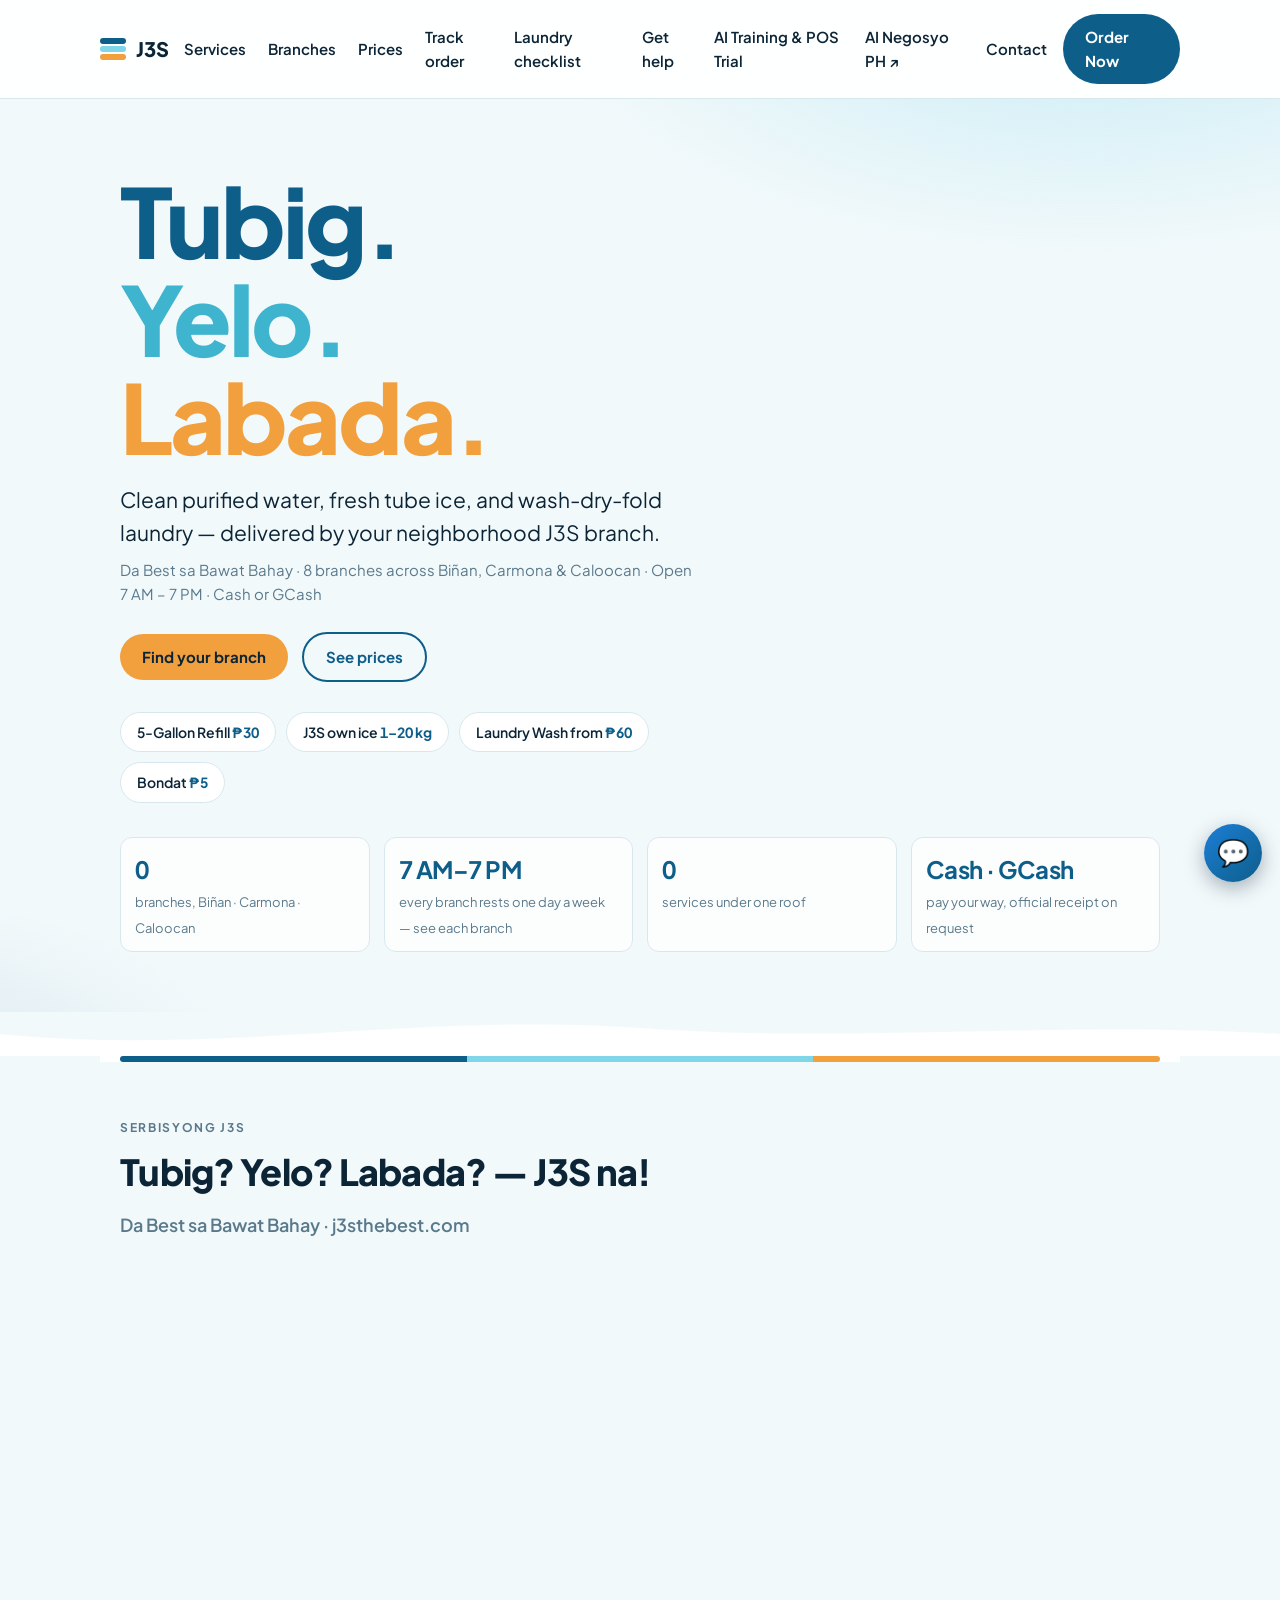
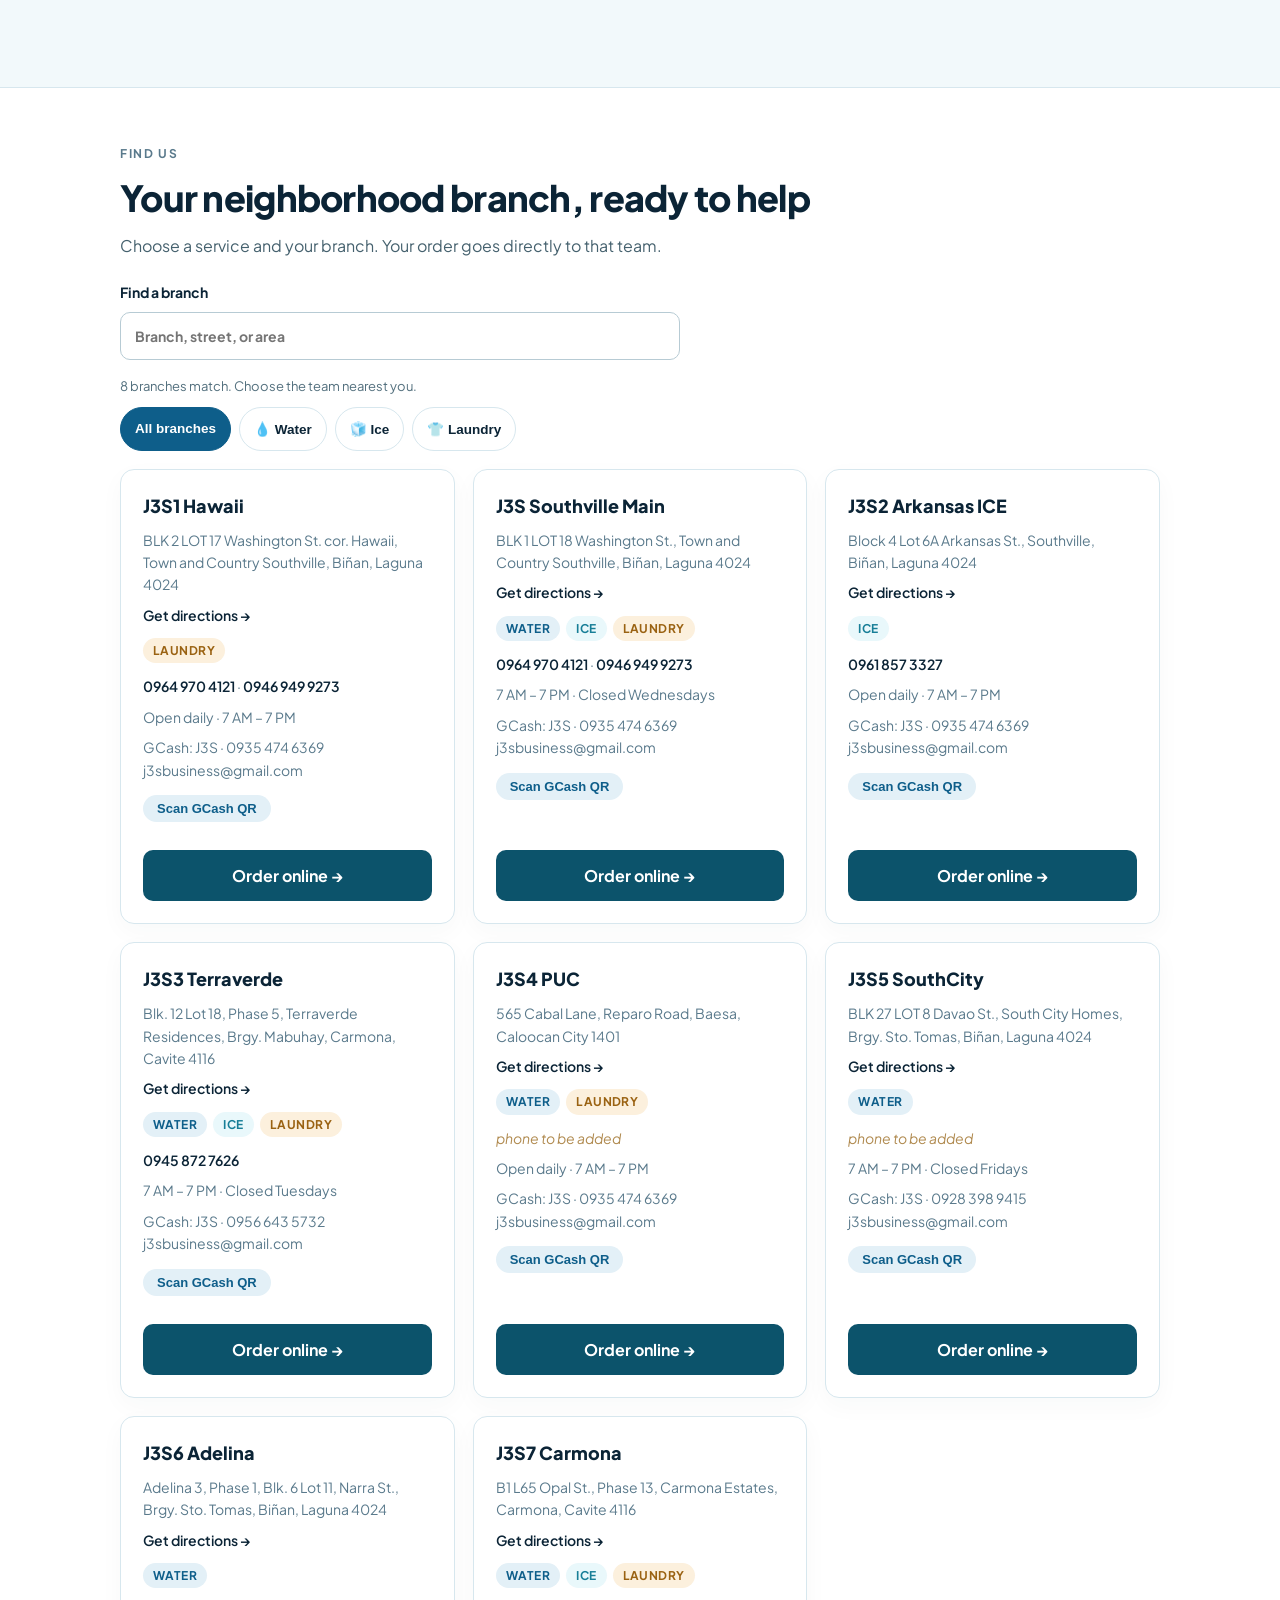
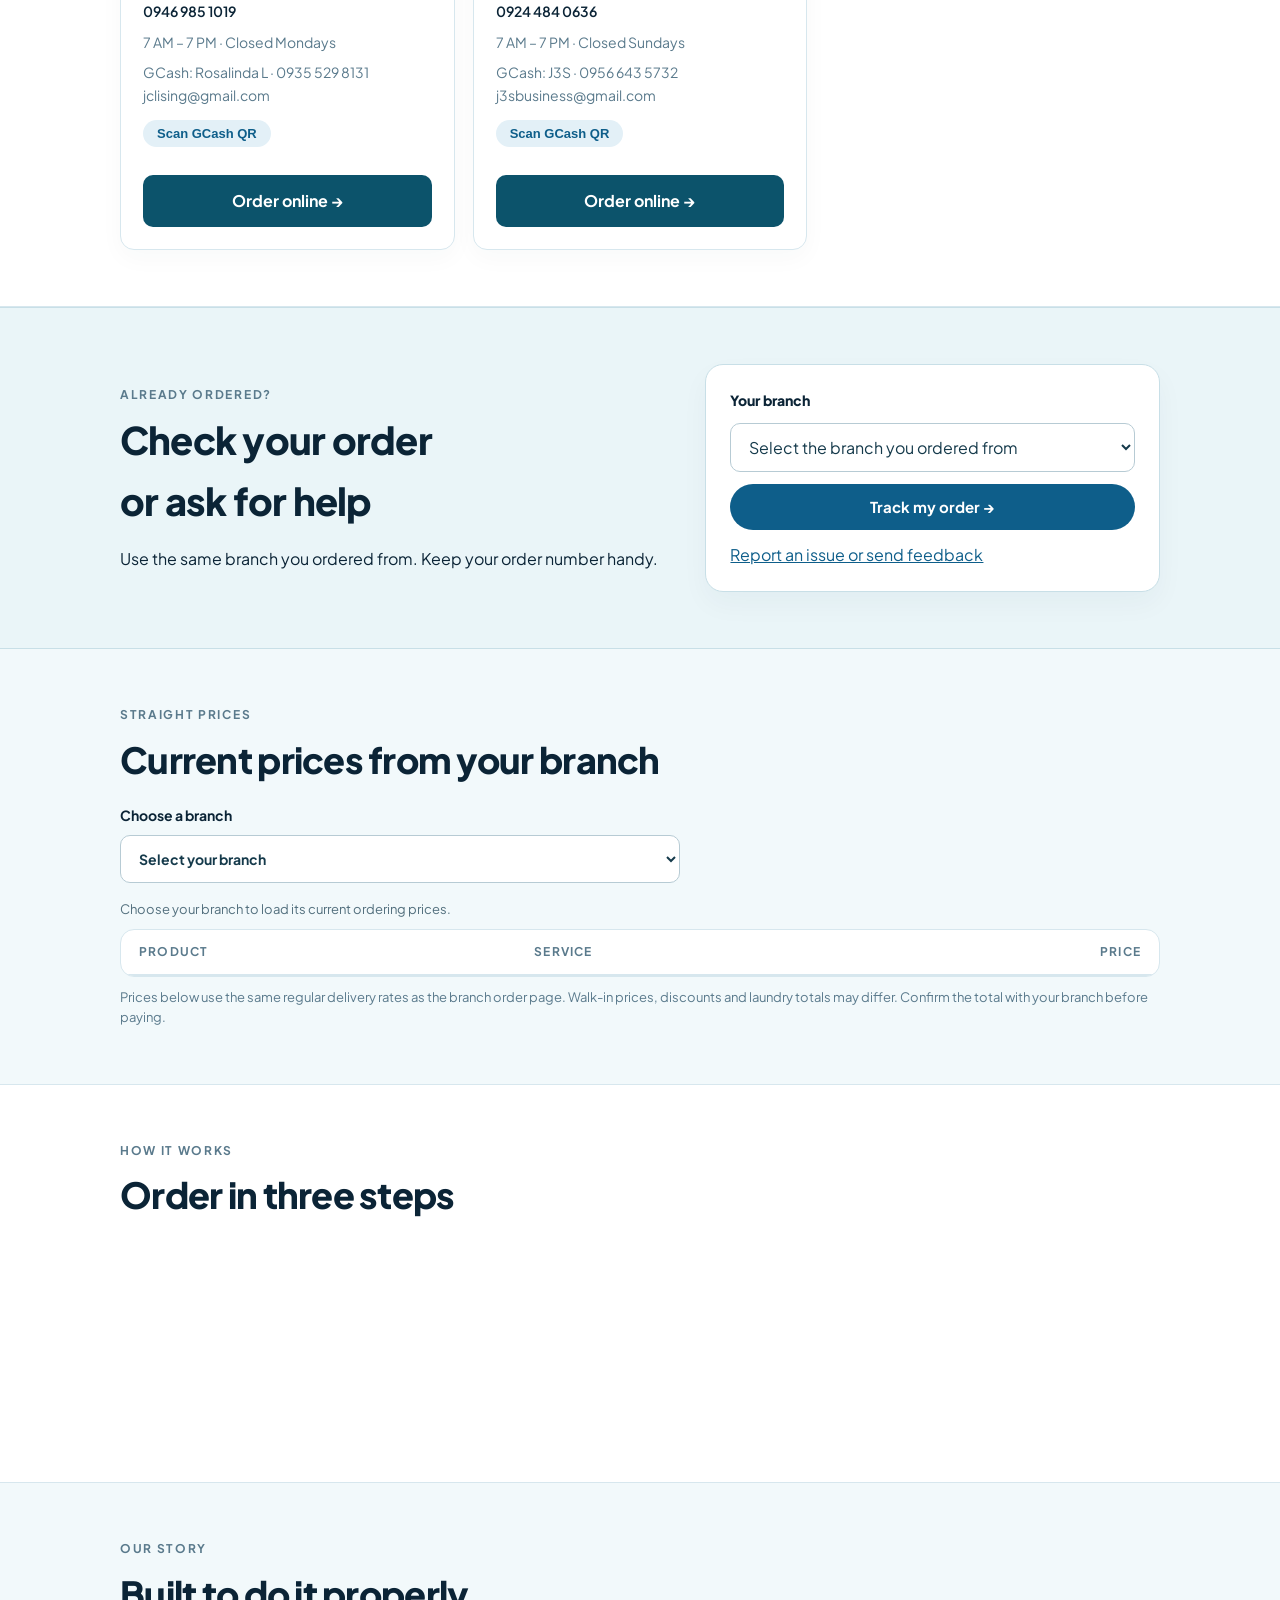
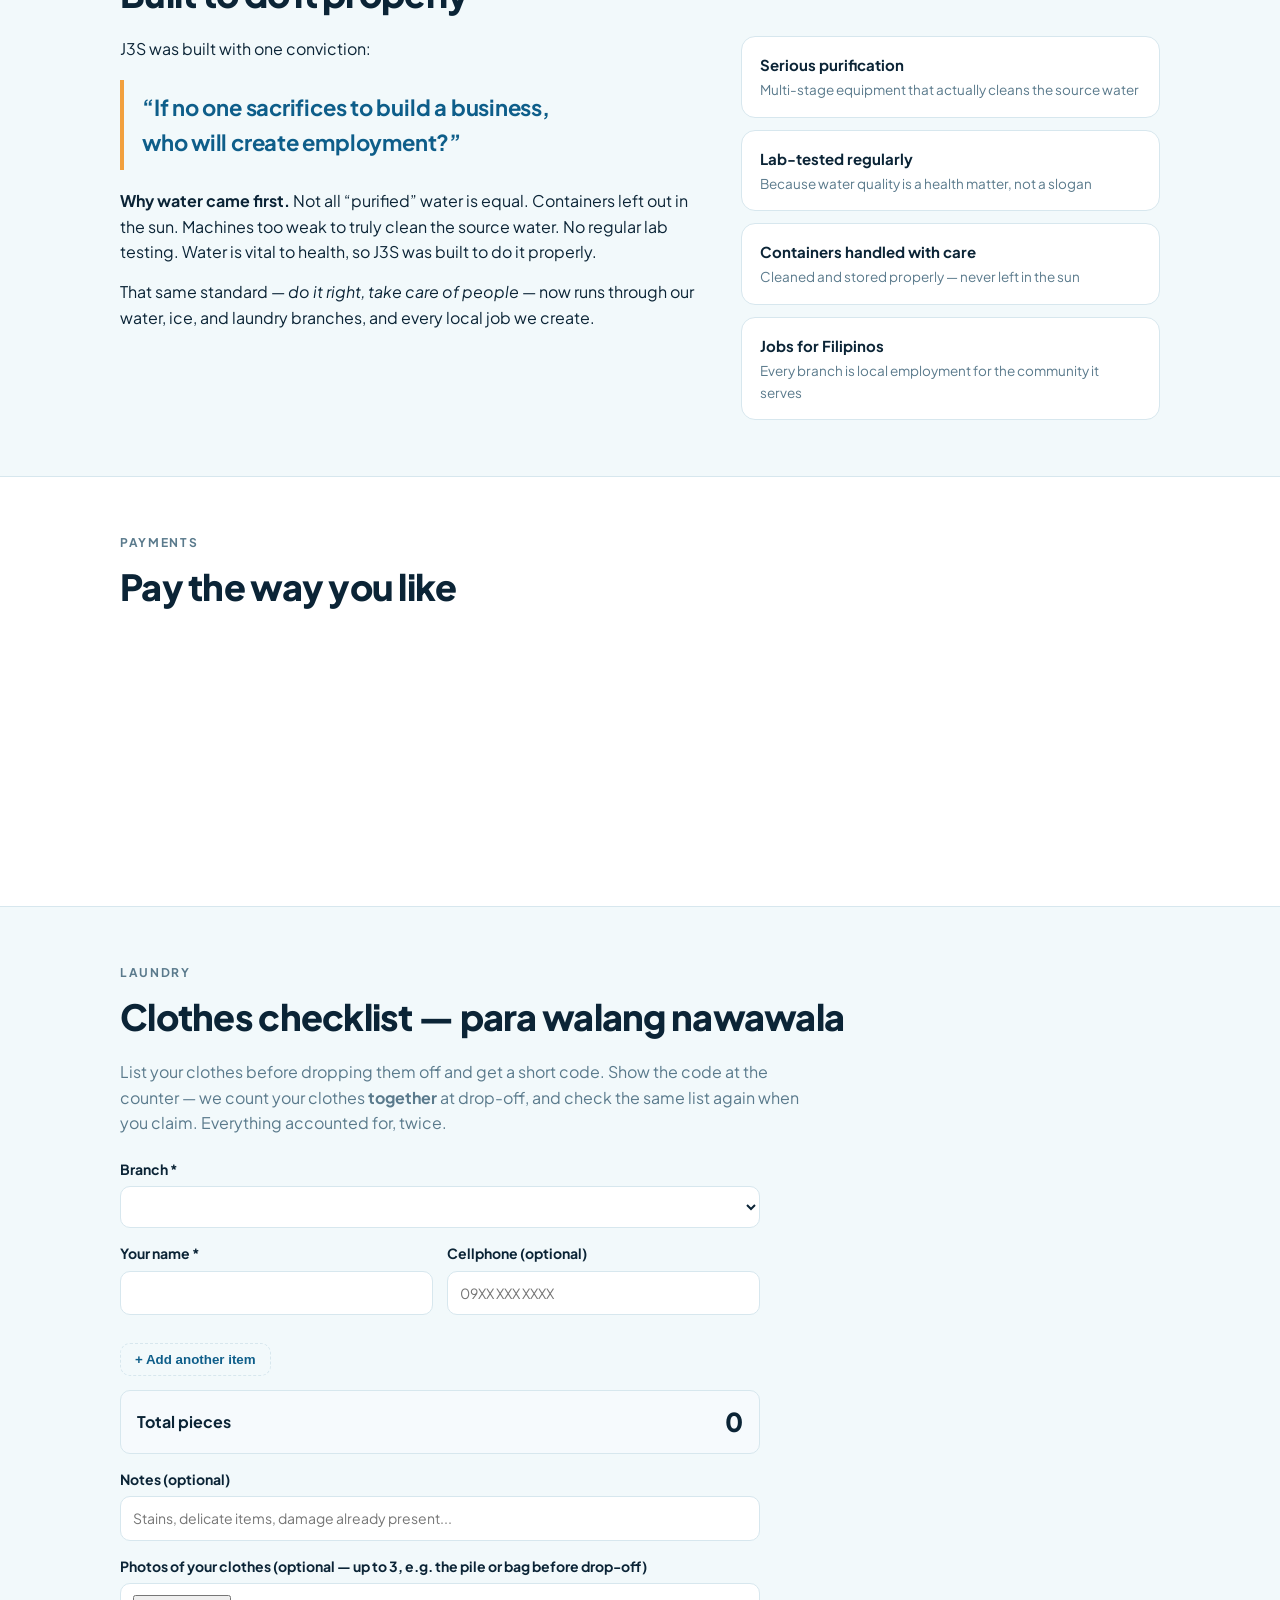
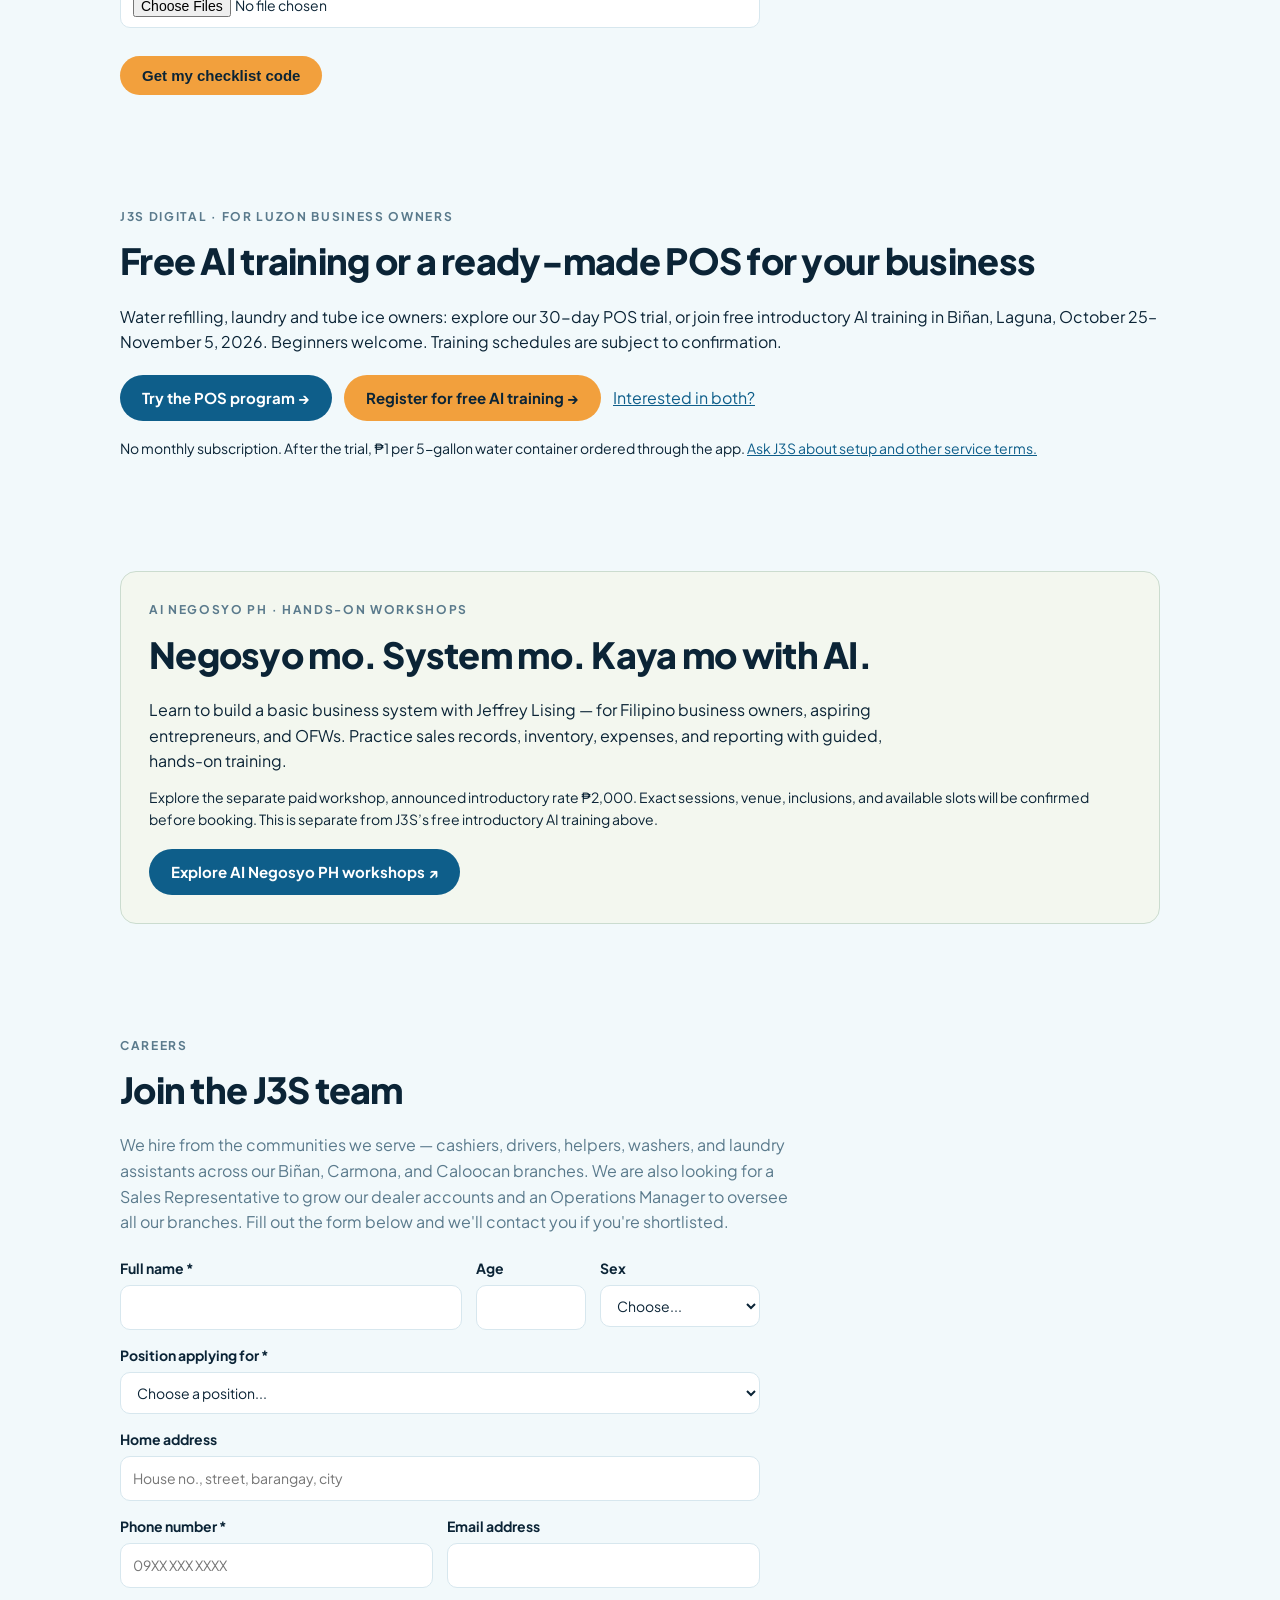
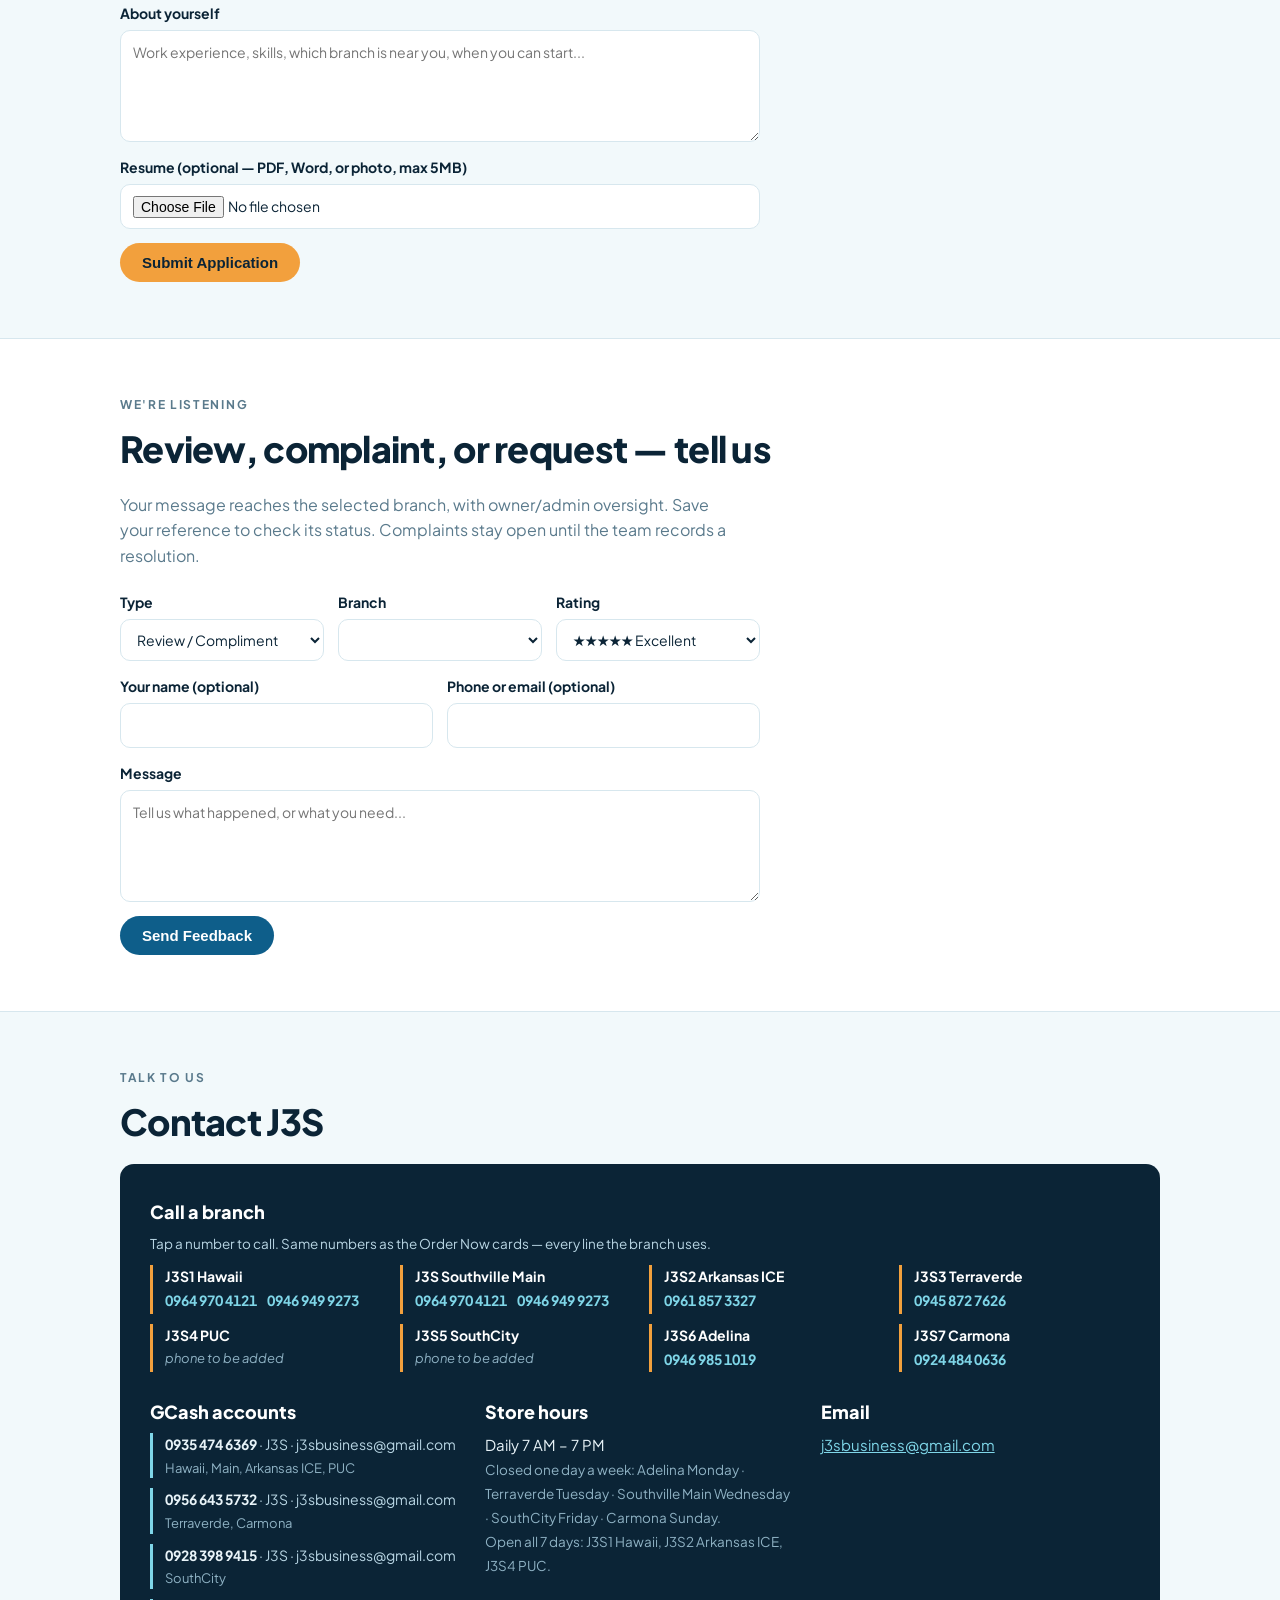
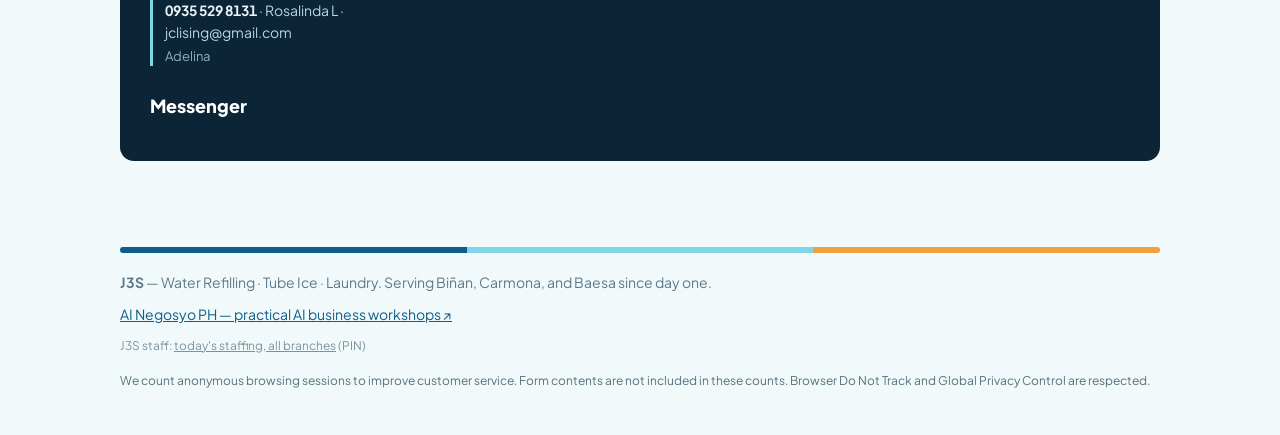
<file: index.html>
<!doctype html>
<html lang="en">
<head>
<meta charset="utf-8">
<meta name="viewport" content="width=device-width, initial-scale=1">
<link rel="preconnect" href="https://fonts.googleapis.com">
<link rel="preconnect" href="https://fonts.gstatic.com" crossorigin>
<link rel="stylesheet" href="https://fonts.googleapis.com/css2?family=Plus+Jakarta+Sans:wght@400;600;800&display=swap">
<title>J3S — Water Refilling, Ice & Laundry | Biñan · Carmona · Caloocan</title>
<meta name="description" content="J3S Water Refilling Station, Tube Ice, and Laundry services. 8 branches across Biñan Laguna, Carmona Cavite, and Baesa Caloocan. Open 7 AM–7 PM. Order online, pay cash or GCash.">

<!-- Open Graph: controls how the link looks when shared on Facebook/Messenger -->
<meta property="og:type" content="website">
<meta property="og:site_name" content="J3S">
<meta property="og:title" content="J3S — Tubig? Yelo? Labada? J3S na!">
<meta property="og:description" content="Da Best sa Bawat Bahay. Refill ₱30 · Yelo from ₱5 · Labada from ₱60. 8 branches sa Biñan, Carmona, at Caloocan. Open 7AM–7PM. Cash o GCash!">
<meta property="og:url" content="https://j3sthebest.com/">
<meta property="og:image" content="https://j3sthebest.com/og-image.png">
<meta property="og:image:width" content="1200">
<meta property="og:image:height" content="630">
<meta property="og:locale" content="en_PH">
<meta name="twitter:card" content="summary_large_image">
<meta name="twitter:title" content="J3S — Tubig? Yelo? Labada? J3S na!">
<meta name="twitter:description" content="Refill ₱30 · Yelo from ₱5 · Labada from ₱60 · 8 branches · Open 7AM–7PM">
<meta name="twitter:image" content="https://j3sthebest.com/og-image.png">
<script type="application/ld+json">
{
  "@context": "https://schema.org",
  "@type": "Organization",
  "name": "J3S Water Refilling, Ice & Laundry",
  "email": "j3sbusiness@gmail.com",
  "areaServed": ["Biñan, Laguna", "Carmona, Cavite", "Baesa, Caloocan", "San Pedro, Laguna"],
  "department": [
    {"@type":"LocalBusiness","name":"J3S1 Hawaii","description":"Laundry","telephone":"+639649704121","openingHours":"Mo-Su 07:00-19:00"},
    {"@type":"LocalBusiness","name":"J3S Southville Main","description":"Water refilling, ice, laundry","telephone":"+639649704121","openingHours":["Mo 07:00-19:00", "Tu 07:00-19:00", "Th 07:00-19:00", "Fr 07:00-19:00", "Sa 07:00-19:00", "Su 07:00-19:00"]},
    {"@type":"LocalBusiness","name":"J3S2 Arkansas ICE","description":"Tube ice plant and wholesale","telephone":"+639618573327","openingHours":"Mo-Su 07:00-19:00"},
    {"@type":"LocalBusiness","name":"J3S3 Terraverde","description":"Water refilling, ice, laundry","telephone":"+639458727626","openingHours":["Mo 07:00-19:00", "We 07:00-19:00", "Th 07:00-19:00", "Fr 07:00-19:00", "Sa 07:00-19:00", "Su 07:00-19:00"]},
    {"@type":"LocalBusiness","name":"J3S4 PUC","description":"Water refilling, laundry","openingHours":"Mo-Su 07:00-19:00"},
    {"@type":"LocalBusiness","name":"J3S5 SouthCity","description":"Water refilling","openingHours":["Mo 07:00-19:00", "Tu 07:00-19:00", "We 07:00-19:00", "Th 07:00-19:00", "Sa 07:00-19:00", "Su 07:00-19:00"]},
    {"@type":"LocalBusiness","name":"J3S6 Adelina","description":"Water refilling","telephone":"+639469851019","openingHours":["Tu 07:00-19:00", "We 07:00-19:00", "Th 07:00-19:00", "Fr 07:00-19:00", "Sa 07:00-19:00", "Su 07:00-19:00"]},
    {"@type":"LocalBusiness","name":"J3S7 Carmona","description":"Water refilling, ice, laundry","telephone":"+639244840636","openingHours":["Mo 07:00-19:00", "Tu 07:00-19:00", "We 07:00-19:00", "Th 07:00-19:00", "Fr 07:00-19:00", "Sa 07:00-19:00"]}
  ]
}
</script>
<style>
/* ─── J3S brand tokens ─────────────────────────────────────────
   ink   #0B2436  deep harbor blue (text)
   sea   #0E5E8A  brand water blue
   ice   #7FD6E8  pale ice cyan
   foam  #F2F9FB  cool page ground
   sun   #F2A03D  laundry warmth / CTA
   mist  #5A7A8C  secondary text                                  */
:root{
  --ink:#0B2436; --sea:#0E5E8A; --ice:#7FD6E8; --foam:#F2F9FB;
  --sun:#F2A03D; --mist:#5A7A8C; --line:#D7E7EE; --white:#FFFFFF;
  --radius:14px;
}
*{box-sizing:border-box;margin:0;padding:0}
html{scroll-behavior:smooth}
@media (prefers-reduced-motion: reduce){ html{scroll-behavior:auto} *{animation:none!important;transition:none!important} }
body{
  font-family:"Plus Jakarta Sans",system-ui,"Segoe UI",Roboto,Helvetica,Arial,sans-serif;
  color:var(--ink); background:var(--foam); line-height:1.6;
}
a{color:var(--sea)}
a:focus-visible,button:focus-visible{outline:3px solid var(--sun);outline-offset:2px;border-radius:4px}
img{max-width:100%}
.wrap{max-width:1080px;margin:0 auto;padding:0 20px}
.eyebrow{font-size:12px;font-weight:700;letter-spacing:.14em;text-transform:uppercase;color:var(--mist)}
h2{font-size:clamp(26px,4vw,36px);font-weight:800;letter-spacing:-.02em;text-wrap:balance;margin:6px 0 14px}
section{padding:56px 0}
.triband{display:flex;height:6px;border-radius:3px;overflow:hidden}
.triband span{flex:1}
.triband .b1{background:var(--sea)} .triband .b2{background:var(--ice)} .triband .b3{background:var(--sun)}

/* header */
header{position:sticky;top:0;z-index:50;background:rgba(255,255,255,.92);backdrop-filter:blur(8px);border-bottom:1px solid var(--line)}
.nav{display:flex;align-items:center;justify-content:space-between;gap:16px;padding:14px 0}
.logo{display:flex;align-items:center;gap:10px;font-weight:800;font-size:20px;letter-spacing:-.01em;color:var(--ink);text-decoration:none}
.logo .mark{display:inline-flex;flex-direction:column;gap:2px;width:26px}
.logo .mark i{height:6px;border-radius:3px;display:block}
.nav-links{display:flex;gap:22px;align-items:center;font-size:15px;font-weight:600}
.nav-links a{text-decoration:none;color:var(--ink)}
.nav-links a:hover{color:var(--sea)}
.btn{display:inline-block;background:var(--sea);color:#fff;font-weight:700;text-decoration:none;
     padding:11px 22px;border-radius:999px;border:0;cursor:pointer;font-size:15px}
.btn:hover{background:#0B4C70}
.btn.sun{background:var(--sun);color:var(--ink)} .btn.sun:hover{background:#E0912F}
@media(max-width:700px){ .nav-links{display:none} }

/* hero */
.hero{padding:72px 0 60px;background:
  radial-gradient(900px 420px at 85% -10%, rgba(127,214,232,.35), transparent 60%),
  radial-gradient(700px 380px at -10% 110%, rgba(14,94,138,.12), transparent 55%)}
.hero-words{font-weight:800;letter-spacing:-.03em;line-height:1.02;font-size:clamp(46px,10vw,96px)}
.hero-words .w1{color:var(--sea)}
.hero-words .w2{color:#3FB4CE}
.hero-words .w3{color:var(--sun)}
.hero-sub{margin:18px 0 8px;font-size:clamp(17px,2.2vw,21px);max-width:34em;color:var(--ink)}
.hero-note{color:var(--mist);font-size:15px;margin-bottom:26px}
.hero .cta-row{display:flex;gap:14px;flex-wrap:wrap;align-items:center}
.chips{display:flex;gap:10px;flex-wrap:wrap;margin-top:30px}
.chip{background:var(--white);border:1px solid var(--line);border-radius:999px;padding:8px 16px;
      font-size:14px;font-weight:600;font-variant-numeric:tabular-nums}
.chip b{color:var(--sea)}

/* services */
.cards{display:grid;grid-template-columns:repeat(auto-fit,minmax(260px,1fr));gap:20px}
.card{background:var(--white);border:1px solid var(--line);border-radius:var(--radius);padding:26px;display:flex;flex-direction:column;gap:10px}
.card .bar{height:6px;border-radius:3px;width:56px}
.card h3{font-size:21px;font-weight:800;letter-spacing:-.01em}
.card p{color:var(--mist);font-size:15px}
.card .price{font-size:15px;font-weight:700;font-variant-numeric:tabular-nums}
.svc-water .bar{background:var(--sea)} .svc-ice .bar{background:var(--ice)} .svc-laundry .bar{background:var(--sun)}

/* branches */
.branch-grid{display:grid;grid-template-columns:repeat(auto-fit,minmax(280px,1fr));gap:18px}
.branch{background:var(--white);border:1px solid var(--line);border-radius:var(--radius);padding:22px;display:flex;flex-direction:column;gap:8px}
.branch h3{font-size:18px;font-weight:800}
.branch .area{color:var(--mist);font-size:14px}
.svc-chips{display:flex;gap:6px;flex-wrap:wrap;margin:4px 0}
.svc-chips span{font-size:12px;font-weight:700;letter-spacing:.04em;border-radius:999px;padding:3px 10px}
.sc-water{background:#E3F0F7;color:var(--sea)}
.sc-ice{background:#E9F8FB;color:#177E97}
.sc-laundry{background:#FCF0DD;color:#9A6212}
.branch .meta{font-size:14px;color:var(--mist)}
.branch .meta .tba{color:#B08A4F;font-style:italic}
.branch .order-link{margin-top:auto;padding-top:10px}
.branch .order-link a{font-weight:700;text-decoration:none}
.branch .order-link a:hover{text-decoration:underline}

/* prices */
.price-wrap{overflow-x:auto;background:var(--white);border:1px solid var(--line);border-radius:var(--radius)}
table{border-collapse:collapse;width:100%;min-width:460px}
th,td{text-align:left;padding:12px 18px;font-size:15px}
th{font-size:12px;letter-spacing:.1em;text-transform:uppercase;color:var(--mist);border-bottom:2px solid var(--line)}
td{border-bottom:1px solid var(--line)}
tr:last-child td{border-bottom:0}
td.amt{text-align:right;font-weight:700;font-variant-numeric:tabular-nums;white-space:nowrap}
.price-note{font-size:13px;color:var(--mist);margin-top:10px}

/* steps */
.steps{display:grid;grid-template-columns:repeat(auto-fit,minmax(220px,1fr));gap:18px;counter-reset:step}
.step{background:var(--white);border:1px solid var(--line);border-radius:var(--radius);padding:22px}
.step::before{counter-increment:step;content:counter(step);display:inline-flex;width:34px;height:34px;border-radius:50%;
  background:var(--sea);color:#fff;font-weight:800;align-items:center;justify-content:center;margin-bottom:10px}
.step h3{font-size:17px;font-weight:800;margin-bottom:4px}
.step p{font-size:14px;color:var(--mist)}

/* contact */
.contact-box{background:var(--ink);color:#E8F3F8;border-radius:var(--radius);padding:34px 30px;
  display:grid;grid-template-columns:repeat(auto-fit,minmax(240px,1fr));gap:26px}
.contact-box .eyebrow{color:var(--ice)}
.contact-box h3{font-size:18px;font-weight:800;color:#fff;margin-bottom:6px}
.contact-box p{font-size:15px}
.contact-box a{color:var(--ice)}
.contact-box .tba{color:#8FB2C4;font-style:italic}

footer{padding:30px 0 44px;color:var(--mist);font-size:14px}
footer .triband{margin-bottom:18px}

/* story */
.story-grid{display:grid;grid-template-columns:1.4fr 1fr;gap:34px;align-items:start}
@media(max-width:820px){ .story-grid{grid-template-columns:1fr} }
.story-text p{max-width:62ch;margin-bottom:14px;font-size:16px}
.story-text blockquote{border-left:4px solid var(--sun);padding:10px 18px;margin:18px 0;
  font-size:clamp(18px,2.4vw,22px);font-weight:700;letter-spacing:-.01em;color:var(--sea);text-wrap:balance}
.story-values{display:grid;gap:12px}
.value-card{background:var(--white);border:1px solid var(--line);border-radius:var(--radius);padding:16px 18px;display:flex;flex-direction:column;gap:2px}
.value-card b{font-size:15px}
.value-card span{font-size:13.5px;color:var(--mist)}

/* reveal on scroll (skipped under reduced motion) */
.reveal{opacity:0;transform:translateY(14px);transition:opacity .5s ease,transform .5s ease}
.reveal.in{opacity:1;transform:none}
@media (prefers-reduced-motion: reduce){ .reveal{opacity:1;transform:none} }

/* micro-interactions */
.card,.branch{transition:transform .18s ease, box-shadow .18s ease}
.card:hover,.branch:hover{transform:translateY(-3px);box-shadow:0 10px 26px rgba(11,36,54,.10)}
.branch .order-link a::after{content:'';display:inline}
a.tel{color:var(--ink);text-decoration:none;font-weight:600}
a.tel:hover{color:var(--sea);text-decoration:underline}

/* water wave divider */
.wave{display:block;width:100%;height:44px;color:var(--foam)}
.wave.flip{transform:scaleY(-1)}

/* phone directory in contact */
.phone-list{display:grid;grid-template-columns:repeat(auto-fit,minmax(230px,1fr));gap:10px 18px;font-size:14px}
.phone-list .ph{border-left:3px solid var(--sun);padding-left:12px}
.phone-list .ph b{display:block;color:#fff;font-size:14px}
.phone-list .ph a{display:inline-block;color:var(--ice);text-decoration:none;font-weight:700;font-variant-numeric:tabular-nums;margin-right:10px;padding:2px 0}
.phone-list .ph a:hover{text-decoration:underline}
.phone-list .ph .tba{font-size:13px}
/* GCash directory in contact */
.gcash-list{display:grid;gap:10px;font-size:14px}
.gcash-acct{border-left:3px solid var(--ice);padding-left:12px}
.gcash-acct b{font-variant-numeric:tabular-nums}
.gcash-acct .who{color:#B9D6E4}
.gcash-acct .brs{color:#8FB2C4;font-size:13px}

/* feedback form */
.fb-form{max-width:640px;display:flex;flex-direction:column;gap:14px}
.fb-form label{display:flex;flex-direction:column;gap:6px;font-size:14px;font-weight:700;color:var(--ink);flex:1}
.fb-form input,.fb-form select,.fb-form textarea{
  font:inherit;font-weight:400;padding:10px 12px;border:1px solid var(--line);border-radius:10px;background:#fff;color:var(--ink)}
.fb-form textarea{resize:vertical}
.fb-form input:focus,.fb-form select:focus,.fb-form textarea:focus{outline:3px solid rgba(14,94,138,.25);border-color:var(--sea)}
.fb-row{display:flex;gap:14px;flex-wrap:wrap}
.fb-actions{display:flex;align-items:center;gap:14px;flex-wrap:wrap}
.fb-status{font-size:14px;font-weight:600}
.fb-status.ok{color:#2F9E44}
.fb-status.err{color:#C92A2A}

/* GCash QR modal */
.qr-btn{display:inline-block;margin-top:6px;background:#E3F0F7;color:var(--sea);font-weight:700;
  font-size:13px;border:0;border-radius:999px;padding:6px 14px;cursor:pointer}
.qr-btn:hover{background:#CFE5F1}
.qr-overlay{display:none;position:fixed;inset:0;z-index:80;background:rgba(11,36,54,.6);
  align-items:center;justify-content:center;padding:20px}
.qr-overlay.open{display:flex}
.qr-modal{background:#fff;border-radius:18px;max-width:360px;width:100%;padding:26px;text-align:center;position:relative}
.qr-modal h3{font-size:18px;font-weight:800;margin-bottom:2px}
.qr-modal .num{font-variant-numeric:tabular-nums;font-weight:700;color:var(--sea)}
.qr-modal img{width:100%;max-width:260px;border-radius:12px;border:1px solid var(--line);margin:14px auto}
.qr-modal .close-x{position:absolute;top:10px;right:14px;background:none;border:0;font-size:26px;
  color:var(--mist);cursor:pointer;line-height:1}
.qr-modal .hint{font-size:13px;color:var(--mist)}

/* floating Messenger chat */
.chat-fab{position:fixed;right:18px;bottom:18px;z-index:70;width:58px;height:58px;border-radius:50%;
  background:linear-gradient(135deg,#1C7ED6,#0E5E8A);color:#fff;border:0;cursor:pointer;font-size:26px;
  box-shadow:0 6px 20px rgba(11,36,54,.35);display:flex;align-items:center;justify-content:center}
.chat-fab:hover{transform:scale(1.06)}
@media(max-width:700px){ .chat-fab{bottom:74px} }
.chat-panel{display:none;position:fixed;right:18px;bottom:86px;z-index:70;width:300px;max-height:70vh;overflow-y:auto;
  background:#fff;border:1px solid var(--line);border-radius:16px;box-shadow:0 14px 40px rgba(11,36,54,.25);padding:16px}
.chat-panel.open{display:block}
@media(max-width:700px){ .chat-panel{bottom:142px} }
.chat-panel h4{font-size:15px;font-weight:800;margin-bottom:4px}
.chat-panel .sub{font-size:12.5px;color:var(--mist);margin-bottom:10px}
.chat-list{display:flex;flex-direction:column;gap:6px}
.chat-list a{display:block;padding:9px 12px;border:1px solid var(--line);border-radius:10px;
  font-size:14px;font-weight:600;text-decoration:none;color:var(--ink)}
.chat-list a:hover{background:#E3F0F7;color:var(--sea)}
.chat-list .none{font-size:13px;color:var(--mist)}

/* sticky mobile order bar */
.mobile-cta{display:none}
@media(max-width:700px){
  .mobile-cta{display:flex;position:fixed;left:0;right:0;bottom:0;z-index:60;
    background:var(--sea);color:#fff;justify-content:center;align-items:center;gap:8px;
    padding:14px 16px;font-weight:800;font-size:16px;text-decoration:none;
    box-shadow:0 -4px 18px rgba(11,36,54,.25)}
  body{padding-bottom:56px}
}

/* ═══ 2026 refresh: motion, 3D hero, mobile nav, trust strip, digital section ═══ */
.progress{position:fixed;top:0;left:0;height:3px;width:0;z-index:90;background:linear-gradient(90deg,var(--sea),var(--ice),var(--sun));transition:width .1s linear}
.btn{transition:transform .15s ease, box-shadow .15s ease, background .15s ease}
.btn:hover{transform:translateY(-1px);box-shadow:0 8px 20px rgba(11,36,54,.18)}
.btn:active{transform:translateY(0)}
/* hamburger */
.nav-toggle{display:none;background:none;border:0;cursor:pointer;padding:8px;border-radius:8px}
.nav-toggle span{display:block;width:24px;height:3px;background:var(--ink);border-radius:2px;margin:4px 0;transition:transform .2s ease,opacity .2s ease}
.nav-toggle.open span:nth-child(1){transform:translateY(7px) rotate(45deg)}
.nav-toggle.open span:nth-child(2){opacity:0}
.nav-toggle.open span:nth-child(3){transform:translateY(-7px) rotate(-45deg)}
@media(max-width:700px){
  .nav-toggle{display:block}
  .nav .btn{display:none}
  .nav-links{display:none;position:absolute;left:0;right:0;top:100%;background:#fff;border-bottom:1px solid var(--line);
    flex-direction:column;gap:0;padding:6px 0 10px;box-shadow:0 14px 30px rgba(11,36,54,.14)}
  .nav-links.open{display:flex}
  .nav-links a{padding:12px 24px;border-top:1px solid var(--line)}
}
/* hero: two columns + kinetic words + ambient bubbles */
.hero{position:relative;overflow:hidden}
.hero-grid{display:grid;grid-template-columns:1.15fr .85fr;gap:36px;align-items:center}
@media(max-width:860px){ .hero-grid{grid-template-columns:1fr} }
.hero-words span{display:inline-block;animation:wordIn .7s cubic-bezier(.2,.8,.2,1) both}
.hero-words .w1{animation-delay:.05s} .hero-words .w2{animation-delay:.22s} .hero-words .w3{animation-delay:.39s}
@keyframes wordIn{from{opacity:0;transform:translateY(28px) rotate(-2deg)}to{opacity:1;transform:none}}
.hero-sub,.hero-note,.hero .cta-row,.hero .chips{animation:fadeUp .6s ease both}
.hero-sub{animation-delay:.55s} .hero-note{animation-delay:.65s} .hero .cta-row{animation-delay:.75s} .hero .chips{animation-delay:.85s}
@keyframes fadeUp{from{opacity:0;transform:translateY(12px)}to{opacity:1;transform:none}}
.bubbles{position:absolute;inset:0;pointer-events:none;overflow:hidden;z-index:0}
.bubbles i{position:absolute;bottom:-60px;border-radius:50%;background:radial-gradient(circle at 30% 30%,rgba(255,255,255,.9),rgba(127,214,232,.35));
  border:1px solid rgba(127,214,232,.5);animation:rise linear infinite;opacity:0}
@keyframes rise{0%{transform:translateY(0) scale(.6);opacity:0}10%{opacity:.7}100%{transform:translateY(-120vh) scale(1.1);opacity:0}}
.hero .wrap{position:relative;z-index:1}
/* 3D service stack */
.stack{perspective:1100px;display:flex;justify-content:center;align-items:center;min-height:340px}
.stack-inner{position:relative;width:min(340px,80vw);height:300px;transform-style:preserve-3d;transition:transform .25s ease;animation:floaty 6s ease-in-out infinite}
@keyframes floaty{0%,100%{translate:0 0}50%{translate:0 -10px}}
.tile{position:absolute;left:0;right:0;margin:auto;width:86%;height:120px;border-radius:18px;padding:16px 18px;color:#fff;
  box-shadow:0 22px 48px rgba(11,36,54,.22);display:flex;align-items:center;gap:14px;transform-style:preserve-3d;
  transition:transform .35s cubic-bezier(.2,.8,.2,1)}
.tile svg{width:44px;height:44px;flex-shrink:0;filter:drop-shadow(0 4px 8px rgba(0,0,0,.18))}
.tile b{display:block;font-size:19px;letter-spacing:-.01em}
.tile small{display:block;font-size:13px;opacity:.9}
.tile.t1{top:0;background:linear-gradient(135deg,#0E5E8A,#1C7ED6);transform:translateZ(60px) rotateX(6deg)}
.tile.t2{top:90px;background:linear-gradient(135deg,#3FB4CE,#7FD6E8);color:var(--ink);transform:translateZ(30px) rotateX(6deg)}
.tile.t3{top:180px;background:linear-gradient(135deg,#F2A03D,#F7C46A);color:var(--ink);transform:translateZ(0) rotateX(6deg)}
.stack:hover .tile.t1{transform:translateZ(90px) rotateX(6deg)}
.stack:hover .tile.t2{transform:translateZ(45px) rotateX(6deg)}
@media (prefers-reduced-motion: reduce){ .stack-inner{animation:none} .hero-words span,.hero-sub,.hero-note,.hero .cta-row,.hero .chips{animation:none} .bubbles{display:none} }
/* trust strip */
.trust{display:grid;grid-template-columns:repeat(auto-fit,minmax(150px,1fr));gap:14px;margin-top:34px}
.trust div{background:rgba(255,255,255,.75);border:1px solid var(--line);border-radius:12px;padding:12px 14px;backdrop-filter:blur(4px)}
.trust b{display:block;font-size:24px;letter-spacing:-.02em;color:var(--sea);font-variant-numeric:tabular-nums}
.trust span{font-size:13px;color:var(--mist)}
/* service icons + card CTA */
.card .ico{width:46px;height:46px;border-radius:12px;display:flex;align-items:center;justify-content:center;margin-bottom:2px}
.svc-water .ico{background:#E3F0F7;color:var(--sea)} .svc-ice .ico{background:#E9F8FB;color:#177E97} .svc-laundry .ico{background:#FCF0DD;color:#9A6212}
.card .ico svg{width:26px;height:26px}
.card .go{margin-top:auto;padding-top:8px}
.card .go a{font-weight:800;text-decoration:none}
.card .go a:hover{text-decoration:underline}
/* branch filter */
.filters{display:flex;gap:8px;flex-wrap:wrap;margin:0 0 18px}
.filters button{border:1px solid var(--line);background:#fff;border-radius:999px;padding:7px 14px;font-weight:700;font-size:13.5px;cursor:pointer;color:var(--ink)}
.filters button.on{background:var(--sea);color:#fff;border-color:var(--sea)}
.filters .near{margin-left:auto;background:#E3F0F7;color:var(--sea);border-color:#CFE5F1}
.branch.nearest{outline:3px solid var(--sun);outline-offset:2px}
.branch .dist{font-size:12.5px;color:#9A6212;font-weight:700}
.branch.hide{display:none}
/* reveal stagger */
.cards .reveal:nth-child(2){transition-delay:.08s} .cards .reveal:nth-child(3){transition-delay:.16s}
.steps .step{transition:transform .18s ease,box-shadow .18s ease} .steps .step:hover{transform:translateY(-3px);box-shadow:0 10px 26px rgba(11,36,54,.10)}
/* digital services section */
.digital{background:var(--ink);color:#E8F3F8;border-radius:18px;padding:36px 32px;display:grid;grid-template-columns:1.1fr .9fr;gap:30px;align-items:center;position:relative;overflow:hidden}
.digital::after{content:'';position:absolute;right:-80px;top:-80px;width:260px;height:260px;border-radius:50%;background:radial-gradient(circle,rgba(127,214,232,.35),transparent 65%)}
@media(max-width:820px){ .digital{grid-template-columns:1fr} }
.digital .eyebrow{color:var(--ice)}
.digital h2{color:#fff}
.digital p{font-size:16px;max-width:52ch}
.digital ul{list-style:none;display:grid;gap:10px;margin-top:14px}
.digital li{display:flex;gap:10px;align-items:flex-start;font-size:15px}
.digital li::before{content:'✓';color:var(--sun);font-weight:800}
.mock{background:#fff;border-radius:14px;padding:14px;color:var(--ink);box-shadow:0 20px 50px rgba(0,0,0,.35);transform:rotate(-2deg);transition:transform .3s ease}
.digital:hover .mock{transform:rotate(0)}
.mock .bar{display:flex;gap:5px;margin-bottom:10px} .mock .bar i{width:9px;height:9px;border-radius:50%;display:block;background:#D7E7EE}
.mock .line{height:10px;border-radius:5px;background:#EEF4F8;margin:8px 0}
.mock .line.w{width:60%} .mock .cta{height:30px;border-radius:8px;background:var(--sun);width:44%;margin-top:12px}
.mock .row{display:flex;gap:8px;margin-top:10px} .mock .row i{flex:1;height:54px;border-radius:8px;display:block}
/* mobile bar: three actions */
@media(max-width:700px){
  .mobile-cta{gap:0;padding:0}
  .mobile-cta a,.mobile-cta button{flex:1;display:flex;flex-direction:column;align-items:center;gap:2px;padding:9px 6px;color:#fff;text-decoration:none;font-weight:800;font-size:13px;background:none;border:0;border-right:1px solid rgba(255,255,255,.18)}
  .mobile-cta a:last-child,.mobile-cta button:last-child{border-right:0}
  .mobile-cta .ic{font-size:18px;line-height:1}
}
</style>
<link rel="stylesheet" href="customer-care.css">
</head>
<body>
<a class="skip-link" href="#branches">Skip to ordering</a>

<header>
  <div class="wrap nav">
    <a class="logo" href="#top" aria-label="J3S home">
      <span class="mark" aria-hidden="true"><i style="background:var(--sea)"></i><i style="background:var(--ice)"></i><i style="background:var(--sun)"></i></span>
      J3S
    </a>
    <nav class="nav-links" id="navLinks" aria-label="Main">
      <a href="#services">Services</a>
      <a href="#branches">Branches</a>
      <a href="#prices">Prices</a>
      <a href="#track-order">Track order</a>
      <a href="#laundry-checklist">Laundry checklist</a>
      <a href="#feedback" data-care-event="feedback_open">Get help</a>
      <a href="register.html">AI Training & POS Trial</a>
      <a href="https://www.ainegosyoph.com/" target="_blank" rel="noopener">AI Negosyo PH ↗</a>
      <a href="#contact">Contact</a>
    </nav>
    <a class="btn" href="#branches">Order Now</a>
    <button type="button" class="nav-toggle" id="navToggle" aria-label="Open menu" aria-expanded="false" aria-controls="navLinks"><span></span><span></span><span></span></button>
  </div>
</header>
<div class="progress" id="progress" aria-hidden="true"></div>

<main id="top">
  <section class="hero">
    <div class="bubbles" id="bubbles" aria-hidden="true"></div>
    <div class="wrap">
     <div class="hero-grid">
     <div>
      <h1 class="hero-words">
        <span class="w1">Tubig.</span><br>
        <span class="w2">Yelo.</span><br>
        <span class="w3">Labada.</span>
      </h1>
      <p class="hero-sub">Clean purified water, fresh tube ice, and wash-dry-fold laundry —
        delivered by your neighborhood J3S branch.</p>
      <p class="hero-note">Da Best sa Bawat Bahay · 8 branches across Biñan, Carmona &amp; Caloocan · Open 7 AM – 7 PM · Cash or GCash</p>
      <div class="cta-row">
        <a class="btn sun" href="#branches">Find your branch</a>
        <a class="btn" href="#prices" style="background:transparent;color:var(--sea);border:2px solid var(--sea)">See prices</a>
      </div>
      <div class="chips" aria-label="Popular prices">
        <span class="chip">5-Gallon Refill <b>₱30</b></span>
        <span class="chip">J3S own ice <b>1–20 kg</b></span>
        <span class="chip">Laundry Wash from <b>₱60</b></span>
        <span class="chip">Bondat <b>₱5</b></span>
      </div>
     </div>
     <div class="stack reveal" id="stack" aria-hidden="true">
      <div class="stack-inner" id="stackInner">
        <div class="tile t1"><svg viewBox="0 0 24 24" fill="none" stroke="currentColor" stroke-width="1.8" stroke-linecap="round" stroke-linejoin="round"><path d="M12 3s6 6.5 6 11a6 6 0 0 1-12 0c0-4.5 6-11 6-11z"/><path d="M9.5 14.5a2.5 2.5 0 0 0 2.5 2.5"/></svg><div><b>Water Refilling</b><small>Purified · ₱30 per 5-gal · delivered</small></div></div>
        <div class="tile t2"><svg viewBox="0 0 24 24" fill="none" stroke="currentColor" stroke-width="1.8" stroke-linecap="round" stroke-linejoin="round"><path d="M4 8l8-4 8 4v8l-8 4-8-4z"/><path d="M4 8l8 4 8-4M12 12v8"/></svg><div><b>Tube Ice</b><small>Made daily · 20kg, 5kg, 3kg, 1kg + Bondat</small></div></div>
        <div class="tile t3"><svg viewBox="0 0 24 24" fill="none" stroke="currentColor" stroke-width="1.8" stroke-linecap="round" stroke-linejoin="round"><path d="M8 4l4 2 4-2 4 3-2 3-2-1v11H8V9L6 10 4 7z"/></svg><div><b>Laundry</b><small>Wash · dry · fold · pickup on select branches</small></div></div>
      </div>
     </div>
     </div>
      <div class="trust" aria-label="Why J3S">
        <div><b data-count="8">0</b><span>branches, Biñan · Carmona · Caloocan</span></div>
        <div><b>7 AM–7 PM</b><span>every branch rests one day a week — see each branch</span></div>
        <div><b data-count="3">0</b><span>services under one roof</span></div>
        <div><b>Cash · GCash</b><span>pay your way, official receipt on request</span></div>
      </div>
    </div>
  </section>

  <svg class="wave" viewBox="0 0 1440 44" preserveAspectRatio="none" aria-hidden="true">
    <path d="M0,22 C240,44 480,0 720,16 C960,32 1200,8 1440,22 L1440,44 L0,44 Z" fill="#FFFFFF"/>
  </svg>

  <div class="wrap" style="background:#fff"><div class="triband" aria-hidden="true"><span class="b1"></span><span class="b2"></span><span class="b3"></span></div></div>

  <section id="services">
    <div class="wrap">
      <p class="eyebrow">Serbisyong J3S</p>
      <h2 id="svcHeading">Tubig? Yelo? Labada? — J3S na!</h2>
      <p id="svcSubline" style="color:var(--mist);max-width:56ch;margin:-4px 0 22px;font-size:18px;font-weight:600">
        Da Best sa Bawat Bahay · j3sthebest.com</p>
      <div class="cards">
        <div class="card svc-water reveal">
          <span class="bar" aria-hidden="true"></span>
          <div class="ico" aria-hidden="true"><svg viewBox="0 0 24 24" fill="none" stroke="currentColor" stroke-width="1.8" stroke-linecap="round" stroke-linejoin="round"><path d="M12 3s6 6.5 6 11a6 6 0 0 1-12 0c0-4.5 6-11 6-11z"/></svg></div>
          <h3>Water Refilling</h3>
          <p>Purified drinking water in 5-gallon containers. Walk in with your container or have it delivered and picked up by our drivers.</p>
          <p class="price">₱30 per 5-gallon refill · delivery available</p>
          <div class="go"><a href="#branches" onclick="setSvcFilter('water')">Order water &rarr;</a></div>
        </div>
        <div class="card svc-ice reveal">
          <span class="bar" aria-hidden="true"></span>
          <div class="ico" aria-hidden="true"><svg viewBox="0 0 24 24" fill="none" stroke="currentColor" stroke-width="1.8" stroke-linecap="round" stroke-linejoin="round"><path d="M4 8l8-4 8 4v8l-8 4-8-4z"/><path d="M4 8l8 4 8-4M12 12v8"/></svg></div>
          <h3>Tube Ice</h3>
          <p>Our own ice, made daily at Arkansas. Choose 20kg, 5kg, 3kg, 1kg or Bondat for your home, store, or event.</p>
          <p class="price">20kg · 5kg · 3kg · 1kg · Bondat</p>
          <div class="go"><a href="#branches" onclick="setSvcFilter('ice')">Order ice &rarr;</a></div>
        </div>
        <div class="card svc-laundry reveal">
          <span class="bar" aria-hidden="true"></span>
          <div class="ico" aria-hidden="true"><svg viewBox="0 0 24 24" fill="none" stroke="currentColor" stroke-width="1.8" stroke-linecap="round" stroke-linejoin="round"><path d="M8 4l4 2 4-2 4 3-2 3-2-1v11H8V9L6 10 4 7z"/></svg></div>
          <h3>Laundry</h3>
          <p>Self-service or full wash-dry-fold with pickup and delivery on select branches. Your clothes back fresh, folded, and on time.</p>
          <p class="price">Wash from ₱60 · Dry from ₱75 · per 8 kg load</p>
          <div class="go"><a href="#branches" onclick="setSvcFilter('laundry')">Book laundry &rarr;</a></div>
        </div>
      </div>
    </div>
  </section>

  <section id="branches" style="background:var(--white);border-top:1px solid var(--line);border-bottom:1px solid var(--line)">
    <div class="wrap">
      <p class="eyebrow">Find us</p>
      <h2>Your neighborhood branch, ready to help</h2>
      <p class="care-lead">Choose a service and your branch. Your order goes directly to that team.</p>
      <label class="care-search">Find a branch<input id="branchSearch" type="search" placeholder="Branch, street, or area" autocomplete="off"></label>
      <p id="branchSearchStatus" class="care-muted" aria-live="polite"></p>
      <div class="filters" id="svcFilters" aria-label="Filter branches by service">
        <button type="button" class="on" data-f="all" onclick="setSvcFilter('all')">All branches</button>
        <button type="button" data-f="water" onclick="setSvcFilter('water')">💧 Water</button>
        <button type="button" data-f="ice" onclick="setSvcFilter('ice')">🧊 Ice</button>
        <button type="button" data-f="laundry" onclick="setSvcFilter('laundry')">👕 Laundry</button>
        <button type="button" class="near" id="nearBtn" onclick="findNearest()" style="display:none">📍 Nearest to me</button>
      </div>
      <div class="branch-grid" id="branchGrid"><!-- rendered from CONTENT --></div>
    </div>
  </section>

  <section id="track-order" class="care-strip">
    <div class="wrap care-track-grid">
      <div><p class="eyebrow">Already ordered?</p><h2>Check your order or ask for help</h2><p>Use the same branch you ordered from. Keep your order number handy.</p></div>
      <div class="care-track-controls"><label for="trackBranch">Your branch</label><select id="trackBranch"></select><a id="trackOrderLink" class="btn" data-care-event="track_click" href="#branches">Track my order →</a><a href="#feedback" data-care-event="feedback_open">Report an issue or send feedback</a></div>
    </div>
  </section>
  <section id="prices">
    <div class="wrap">
      <p class="eyebrow">Straight prices</p>
      <h2>Current prices from your branch</h2>
      <label class="care-search">Choose a branch<select id="priceBranch"><option value="">Select your branch</option></select></label>
      <p id="livePriceStatus" class="care-muted" aria-live="polite">Choose your branch to load its current ordering prices.</p>
      <div class="price-wrap">
        <table>
          <thead><tr><th>Product</th><th>Service</th><th style="text-align:right">Price</th></tr></thead>
          <tbody id="priceRows"><!-- rendered from CONTENT --></tbody>
        </table>
      </div>
      <p class="price-note">Prices below use the same regular delivery rates as the branch order page. Walk-in prices, discounts and laundry totals may differ. Confirm the total with your branch before paying.</p>
    </div>
  </section>

  <section id="how" style="background:var(--white);border-top:1px solid var(--line);border-bottom:1px solid var(--line)">
    <div class="wrap">
      <p class="eyebrow">How it works</p>
      <h2>Order in three steps</h2>
      <div class="steps">
        <div class="step reveal"><h3>Choose your branch</h3><p>Pick the J3S branch nearest you and tap Order Online — or just walk in.</p></div>
        <div class="step reveal"><h3>Review your order</h3><p>Check your items, address and payment method. Your branch confirms availability, delivery and the final total.</p></div>
        <div class="step reveal"><h3>Track and receive</h3><p>Save your order number and check its status. If something needs attention, send feedback to the same branch.</p></div>
      </div>
    </div>
  </section>

  <section id="reviews">
    <div class="wrap">
      <p class="eyebrow">What customers say</p>
      <h2>Trusted by our neighbors</h2>
      <div class="cards" id="reviewCards"></div>
    </div>
  </section>

  <section id="gallery" style="background:var(--white);border-top:1px solid var(--line);border-bottom:1px solid var(--line)">
    <div class="wrap">
      <p class="eyebrow">Around our branches</p>
      <h2>See where your water and ice come from</h2>
      <div style="display:grid;grid-template-columns:repeat(auto-fit,minmax(240px,1fr));gap:14px" id="galleryGrid"></div>
    </div>
  </section>

  <section id="story">
    <div class="wrap">
      <p class="eyebrow">Our story</p>
      <h2>Built to do it properly</h2>
      <div class="story-grid">
        <div class="story-text">
          <p>J3S was built with one conviction:</p>
          <blockquote>&ldquo;If no one sacrifices to build a business, who will create employment?&rdquo;</blockquote>
          <p><b>Why water came first.</b> Not all &ldquo;purified&rdquo; water is equal. Containers left out in the sun.
          Machines too weak to truly clean the source water. No regular lab testing.
          Water is vital to health, so J3S was built to do it properly.</p>
          <p>That same standard — <i>do it right, take care of people</i> — now runs through
          our water, ice, and laundry branches, and every local job we create.</p>
        </div>
        <div class="story-values">
          <div class="value-card"><b>Serious purification</b><span>Multi-stage equipment that actually cleans the source water</span></div>
          <div class="value-card"><b>Lab-tested regularly</b><span>Because water quality is a health matter, not a slogan</span></div>
          <div class="value-card"><b>Containers handled with care</b><span>Cleaned and stored properly — never left in the sun</span></div>
          <div class="value-card"><b>Jobs for Filipinos</b><span>Every branch is local employment for the community it serves</span></div>
        </div>
      </div>
    </div>
  </section>

  <section id="payments" style="background:var(--white);border-top:1px solid var(--line);border-bottom:1px solid var(--line)">
    <div class="wrap">
      <p class="eyebrow">Payments</p>
      <h2>Pay the way you like</h2>
      <div class="cards">
        <div class="card reveal">
          <span class="bar" style="background:#1C7ED6" aria-hidden="true"></span>
          <h3>GCash</h3>
          <p>Each branch has its own GCash number — it's shown on your branch card above. Put the reference number on your order; every payment is checked against our records.</p>
          <p class="price">Every branch accepts GCash</p>
        </div>
        <div class="card reveal">
          <span class="bar" style="background:#2F9E44" aria-hidden="true"></span>
          <h3>Cash</h3>
          <p>Cash on delivery or over the counter at any branch. Official receipt recorded on the spot.</p>
          <p class="price">Accepted at every branch</p>
        </div>
      </div>
    </div>
  </section>

  <section id="laundry-checklist">
    <div class="wrap">
      <p class="eyebrow">Laundry</p>
      <h2>Clothes checklist — para walang nawawala</h2>
      <p style="color:var(--mist);max-width:58ch;margin-bottom:22px">List your clothes before dropping them off
      and get a short code. Show the code at the counter — we count your clothes <b>together</b> at drop-off,
      and check the same list again when you claim. Everything accounted for, twice.</p>
      <form id="lcForm" class="fb-form" novalidate>
        <label>Branch *
          <select id="lcBranch" required></select>
        </label>
        <div class="fb-row">
          <label>Your name *<input type="text" id="lcName" maxlength="60" autocomplete="name" required></label>
          <label>Cellphone (optional)<input type="tel" id="lcPhone" maxlength="13" inputmode="numeric" autocomplete="tel" placeholder="09XX XXX XXXX"></label>
        </div>
        <div id="lcItems" style="display:flex;flex-direction:column;gap:8px"></div>
        <button type="button" id="lcAdd" style="align-self:flex-start;background:none;border:1px dashed var(--line);border-radius:10px;padding:8px 14px;font-weight:700;color:var(--sea);cursor:pointer">+ Add another item</button>
        <div style="display:flex;justify-content:space-between;align-items:center;background:#f6fafd;border:1px solid var(--line);border-radius:10px;padding:10px 16px">
          <b>Total pieces</b><span id="lcTotal" style="font-size:26px;font-weight:800">0</span>
        </div>
        <label>Notes (optional)<input type="text" id="lcNotes" maxlength="200" placeholder="Stains, delicate items, damage already present..."></label>
        <label>Photos of your clothes (optional — up to 3, e.g. the pile or bag before drop-off)
          <input type="file" id="lcPhotos" accept="image/*" capture="environment" multiple>
        </label>
        <div id="lcPreviews" style="display:flex;gap:10px;flex-wrap:wrap"></div>
        <input type="text" id="lcWebsite" name="website" tabindex="-1" autocomplete="off" style="position:absolute;left:-9999px" aria-hidden="true">
        <div class="fb-actions">
          <button type="submit" class="btn sun" id="lcSubmit">Get my checklist code</button>
          <span id="lcStatus" class="fb-status" role="status"></span>
        </div>
      </form>
    </div>
  </section>

  <section id="digital"><div class="wrap"><p class="eyebrow">J3S Digital · For Luzon business owners</p><h2>Free AI training or a ready-made POS for your business</h2><p>Water refilling, laundry and tube ice owners: explore our 30-day POS trial, or join free introductory AI training in Biñan, Laguna, October 25–November 5, 2026. Beginners welcome. Training schedules are subject to confirmation.</p><div style="display:flex;flex-wrap:wrap;gap:12px;margin-top:20px"><a class="btn" href="register.html?option=trial">Try the POS program →</a><a class="btn sun" href="register.html?option=training">Register for free AI training →</a><a href="register.html?option=both" style="align-self:center">Interested in both?</a></div><p style="margin-top:16px;font-size:14px">No monthly subscription. After the trial, ₱1 per 5-gallon water container ordered through the app. <a href="mailto:j3sbusiness@gmail.com">Ask J3S about setup and other service terms.</a></p></div></section>

  <section id="ai-negosyo"><div class="wrap"><aside aria-labelledby="aiNegosyoHeading" style="padding:28px;border:1px solid #cbdccf;border-radius:16px;background:#f3f7ef"><p class="eyebrow">AI Negosyo PH · Hands-on workshops</p><h2 id="aiNegosyoHeading">Negosyo mo. System mo. Kaya mo with AI.</h2><p style="max-width:65ch">Learn to build a basic business system with Jeffrey Lising — for Filipino business owners, aspiring entrepreneurs, and OFWs. Practice sales records, inventory, expenses, and reporting with guided, hands-on training.</p><p style="font-size:14px;margin-top:12px">Explore the separate paid workshop, announced introductory rate ₱2,000. Exact sessions, venue, inclusions, and available slots will be confirmed before booking. This is separate from J3S’s free introductory AI training above.</p><p style="margin-top:18px"><a class="btn" href="https://www.ainegosyoph.com/" target="_blank" rel="noopener">Explore AI Negosyo PH workshops ↗</a></p></aside></div></section>

  <section id="careers">
    <div class="wrap">
      <p class="eyebrow">Careers</p>
      <h2>Join the J3S team</h2>
      <p style="color:var(--mist);max-width:56ch;margin-bottom:22px">We hire from the communities we serve —
      cashiers, drivers, helpers, washers, and laundry assistants across our Biñan, Carmona, and Caloocan
      branches. We are also looking for a Sales Representative to grow our dealer accounts and an
      Operations Manager to oversee all our branches.
      Fill out the form below and we'll contact you if you're shortlisted.</p>
      <form id="jobForm" class="fb-form" novalidate>
        <div class="fb-row">
          <label>Full name *<input type="text" id="jobName" maxlength="120" autocomplete="name" required></label>
          <label style="max-width:110px">Age<input type="number" id="jobAge" min="15" max="80" inputmode="numeric"></label>
          <label style="max-width:160px">Sex
            <select id="jobGender">
              <option value="">Choose...</option>
              <option value="male">Male</option>
              <option value="female">Female</option>
            </select>
          </label>
        </div>
        <label>Position applying for *
          <select id="jobPosition" required>
            <option value="">Choose a position...</option>
            <option>Operations Manager</option>
            <option>Manager</option>
            <option>Sales Representative</option>
            <option>Cashier</option>
            <option>Driver</option>
            <option>Helper</option>
            <option>Washer</option>
            <option>Floater</option>
            <option>Laundry Assistant</option>
          </select>
        </label>
        <label>Home address<input type="text" id="jobAddress" maxlength="300" autocomplete="street-address" placeholder="House no., street, barangay, city"></label>
        <div class="fb-row">
          <label>Phone number *<input type="tel" id="jobPhone" maxlength="60" autocomplete="tel" required placeholder="09XX XXX XXXX"></label>
          <label>Email address<input type="email" id="jobEmail" maxlength="120" autocomplete="email"></label>
        </div>
        <label>About yourself<textarea id="jobAbout" rows="4" maxlength="3000" placeholder="Work experience, skills, which branch is near you, when you can start..."></textarea></label>
        <label>Resume (optional — PDF, Word, or photo, max 5MB)
          <input type="file" id="jobResume" accept=".pdf,.doc,.docx,.jpg,.jpeg,.png,.webp">
        </label>
        <input type="text" id="jobWebsite" name="website" tabindex="-1" autocomplete="off" style="position:absolute;left:-9999px" aria-hidden="true">
        <div class="fb-actions">
          <button type="submit" class="btn sun" id="jobSubmit">Submit Application</button>
          <span id="jobStatus" class="fb-status" role="status"></span>
        </div>
      </form>
    </div>
  </section>

  <section id="feedback" style="background:var(--white);border-top:1px solid var(--line);border-bottom:1px solid var(--line)">
    <div class="wrap">
      <p class="eyebrow">We're listening</p>
      <h2>Review, complaint, or request — tell us</h2>
      <p style="color:var(--mist);max-width:52ch;margin-bottom:22px">Your message reaches the selected branch, with owner/admin oversight. Save your reference to check its status. Complaints stay open until the team records a resolution.</p>
      <form id="fbForm" class="fb-form" novalidate>
        <div class="fb-row">
          <label>Type
            <select id="fbType" required>
              <option value="review">Review / Compliment</option>
              <option value="complaint">Complaint</option>
              <option value="request">Request</option>
              <option value="suggestion">Suggestion</option>
            </select>
          </label>
          <label>Branch
            <select id="fbBranch"></select>
          </label>
          <label id="fbRatingWrap">Rating
            <select id="fbRating">
              <option value="5">&#9733;&#9733;&#9733;&#9733;&#9733; Excellent</option>
              <option value="4">&#9733;&#9733;&#9733;&#9733; Good</option>
              <option value="3">&#9733;&#9733;&#9733; Okay</option>
              <option value="2">&#9733;&#9733; Poor</option>
              <option value="1">&#9733; Bad</option>
            </select>
          </label>
        </div>
        <div class="fb-row">
          <label>Your name (optional)<input type="text" id="fbName" maxlength="120" autocomplete="name"></label>
          <label>Phone or email (optional)<input type="text" id="fbContact" maxlength="120" autocomplete="tel"></label>
        </div>
        <label>Message<textarea id="fbMessage" rows="4" maxlength="2000" required placeholder="Tell us what happened, or what you need..."></textarea></label>
        <input type="text" id="fbWebsite" name="website" tabindex="-1" autocomplete="off" style="position:absolute;left:-9999px" aria-hidden="true">
        <div class="fb-actions">
          <button type="submit" class="btn" id="fbSubmit">Send Feedback</button>
          <span id="fbStatus" class="fb-status" role="status"></span>
        </div>
      </form>
    </div>
  </section>

  <section id="contact">
    <div class="wrap">
      <p class="eyebrow">Talk to us</p>
      <h2>Contact J3S</h2>
      <div class="contact-box">
        <div style="grid-column:1 / -1">
          <h3>Call a branch</h3>
          <p style="color:#B9D6E4;font-size:13.5px;margin-bottom:10px">Tap a number to call. Same numbers as the Order Now cards — every line the branch uses.</p>
          <div class="phone-list" id="phoneDirectory"><!-- rendered from CONTENT --></div>
        </div>
        <div>
          <h3>GCash accounts</h3>
          <div class="gcash-list" id="gcashDirectory"><!-- rendered from CONTENT --></div>
        </div>
        <div>
          <h3>Store hours</h3>
          <p>Daily 7 AM – 7 PM<br>
          <span style="color:#8FB2C4;font-size:13.5px">Closed one day a week: Adelina Monday · Terraverde Tuesday · Southville Main Wednesday · SouthCity Friday · Carmona Sunday.<br>Open all 7 days: J3S1 Hawaii, J3S2 Arkansas ICE, J3S4 PUC.</span></p>
        </div>
        <div>
          <h3>Email</h3>
          <p id="emailLine"><!-- rendered from CONTENT --></p>
        </div>
        <div>
          <h3>Messenger</h3>
          <p id="fbLine"><!-- rendered from CONTENT --></p>
        </div>
      </div>
    </div>
  </section>
</main>

<div class="qr-overlay" id="qrOverlay" role="dialog" aria-modal="true" aria-label="GCash QR code">
  <div class="qr-modal">
    <button type="button" class="close-x" onclick="closeQr()" aria-label="Close">&times;</button>
    <h3 id="qrTitle"></h3>
    <div class="num" id="qrNumber"></div>
    <div id="qrImageArea"></div>
    <p class="hint" id="qrHint"></p>
  </div>
</div>

<button type="button" class="chat-fab" onclick="toggleChat()" aria-label="Chat with us on Messenger" title="Chat with us">💬</button>
<div class="chat-panel" id="chatPanel" role="dialog" aria-label="Chat with a branch">
  <h4>Chat with us! 💬</h4>
  <div class="ai-ask" id="aiAsk">
    <p class="sub" style="margin-bottom:6px"><b>Quick question?</b> Ask our AI — sagot agad:</p>
    <div style="display:flex;gap:6px">
      <input type="text" id="aiQuestion" maxlength="400" placeholder="e.g. Anong oras kayo bukas? May delivery ba?"
             style="flex:1;padding:8px 10px;border:1px solid #d7e3ec;border-radius:8px;font-size:13.5px"
             onkeydown="if(event.key==='Enter')askAI()">
      <button type="button" onclick="askAI()" id="aiAskBtn"
              style="padding:8px 12px;border:none;border-radius:8px;background:#0E5E8A;color:#fff;font-weight:700;cursor:pointer">Ask</button>
    </div>
    <div id="aiAnswer" style="display:none;margin-top:8px;padding:10px 12px;background:#F0F7FB;border-radius:8px;font-size:13.5px;line-height:1.5"></div>
  </div>
  <p class="sub" style="margin-top:12px">O piliin ang branch mo — diretso sa Messenger nila:</p>
  <div class="chat-list" id="chatList"></div>
</div>

<script>
async function askAI() {
  var q = document.getElementById('aiQuestion').value.trim();
  if (q.length < 3) return;
  var btn = document.getElementById('aiAskBtn');
  var box = document.getElementById('aiAnswer');
  btn.disabled = true; btn.textContent = '...';
  box.style.display = 'block';
  box.textContent = 'Thinking...';
  try {
    var r = await fetch('https://j3s-southville-main.up.railway.app/api/public/ask', {
      method: 'POST',
      headers: {'Content-Type': 'application/json'},
      body: JSON.stringify({question: q})
    });
    var d = await r.json();
    box.textContent = d.answer || d.error || 'Please message us on Messenger below!';
  } catch (e) {
    box.textContent = 'Could not reach the helper — message us on Messenger below!';
  } finally {
    btn.disabled = false; btn.textContent = 'Ask';
  }
}
</script>

<nav class="mobile-cta" aria-label="Quick actions">
  <a href="#branches"><span class="ic">🛒</span>Order</a>
  <a href="tel:+639649704121" id="mobileCall"><span class="ic">📞</span>Call</a>
  <button type="button" onclick="toggleChat()"><span class="ic">💬</span>Chat</button>
</nav>

<footer>
  <div class="wrap">
    <div class="triband" aria-hidden="true"><span class="b1"></span><span class="b2"></span><span class="b3"></span></div>
    <p><b>J3S</b> — Water Refilling · Tube Ice · Laundry. Serving Biñan, Carmona, and Baesa since day one.</p>
    <p id="footerYear"></p>
    <p style="margin-top:10px"><a href="https://www.ainegosyoph.com/" target="_blank" rel="noopener">AI Negosyo PH — practical AI business workshops ↗</a></p>
    <p style="margin-top:10px;font-size:.85em;opacity:.8">J3S staff: <a href="https://j3s-southville-main.up.railway.app/staffing" rel="nofollow noopener" target="_blank" style="color:inherit;text-decoration:underline">today's staffing, all branches</a> (PIN)</p>
  </div>
</footer>

<script>
/* ══════════════════════════════════════════════════════════════════
   BUSINESS INFORMATION — edit everything below, nothing else.
   Fields marked null show as "to be added" on the page until filled.
   ══════════════════════════════════════════════════════════════════ */
var CONTENT = {
  gcash:   { name: "J3S", number: "0935 474 6369" },
  email:   "j3sbusiness@gmail.com",
  feedbackApi: "https://j3s-southville-main.up.railway.app/api/public/feedback",
  hiringApi:   "https://j3s-southville-main.up.railway.app/api/public/apply",
  facebook: "Jthrees Tubeice",       // page name, or full URL e.g. "https://facebook.com/JthreesTubeice"
  // "We build websites" section (J3S Digital). Set enabled:false to hide.
  digital: { enabled: true, heading: null, body: null, email: "j3sbusiness@gmail.com" },
  // Optional: add lat/lng to a branch below (e.g. lat:14.30, lng:121.08) and the
  // "Nearest to me" button appears on the branch list.

  branches: [
    { name:"J3S1 Hawaii", area:"Hawaii, Southville, Biñan, Laguna",
      address:"BLK 2 LOT 17 Washington St. cor. Hawaii, Town and Country Southville, Biñan, Laguna 4024",
      services:["laundry"], phone:"0964 970 4121 · 0946 949 9273", hours:"Open daily · 7 AM – 7 PM",
      gcash:{ name:"J3S", number:"0935 474 6369", email:"j3sbusiness@gmail.com", qr:null },
      order:"https://j3s-southville-main.up.railway.app/order" },
    { name:"J3S Southville Main", area:"Southville, Biñan, Laguna",
      address:"BLK 1 LOT 18 Washington St., Town and Country Southville, Biñan, Laguna 4024",
      services:["water","ice","laundry"], phone:"0964 970 4121 · 0946 949 9273", hours:"7 AM – 7 PM · Closed Wednesdays",
      gcash:{ name:"J3S", number:"0935 474 6369", email:"j3sbusiness@gmail.com", qr:null },
      order:"https://j3s-southville-main.up.railway.app/order" },
    { name:"J3S2 Arkansas ICE", area:"Arkansas, Southville, Biñan — ICE plant & wholesale",
      address:"Block 4 Lot 6A Arkansas St., Southville, Biñan, Laguna 4024",
      services:["ice"], phone:"0961 857 3327", hours:"Open daily · 7 AM – 7 PM",
      gcash:{ name:"J3S", number:"0935 474 6369", email:"j3sbusiness@gmail.com", qr:null },
      order:"https://j3s2-arkansas-ice-production.up.railway.app/order" },
    { name:"J3S3 Terraverde", area:"Terraverde Residences, Brgy. Mabuhay, Carmona, Cavite",
      address:"Blk. 12 Lot 18, Phase 5, Terraverde Residences, Brgy. Mabuhay, Carmona, Cavite 4116",
      services:["water","ice","laundry"], phone:"0945 872 7626", hours:"7 AM – 7 PM · Closed Tuesdays",
      gcash:{ name:"J3S", number:"0956 643 5732", email:"j3sbusiness@gmail.com", qr:null },
      order:"https://j3s-terraverde.up.railway.app/order" },
    { name:"J3S4 PUC", area:"Baesa, Caloocan City",
      address:"565 Cabal Lane, Reparo Road, Baesa, Caloocan City 1401",
      services:["water","laundry"], phone:null, hours:"Open daily · 7 AM – 7 PM",
      gcash:{ name:"J3S", number:"0935 474 6369", email:"j3sbusiness@gmail.com", qr:null },
      order:"https://j3s4-puc.up.railway.app/order" },
    { name:"J3S5 SouthCity", area:"South City Homes, Brgy. Sto. Tomas, Biñan, Laguna",
      address:"BLK 27 LOT 8 Davao St., South City Homes, Brgy. Sto. Tomas, Biñan, Laguna 4024",
      services:["water"], phone:null, hours:"7 AM – 7 PM · Closed Fridays",
      gcash:{ name:"J3S", number:"0928 398 9415", email:"j3sbusiness@gmail.com", qr:null },
      order:"https://j3s5-southcity.up.railway.app/order" },
    { name:"J3S6 Adelina", area:"Adelina 3, Brgy. Sto. Tomas, Biñan, Laguna",
      address:"Adelina 3, Phase 1, Blk. 6 Lot 11, Narra St., Brgy. Sto. Tomas, Biñan, Laguna 4024",
      services:["water"], phone:"0946 985 1019", hours:"7 AM – 7 PM · Closed Mondays",
      gcash:{ name:"Rosalinda L", number:"0935 529 8131", email:"jclising@gmail.com", qr:null },
      order:"https://j3s6-adelina.up.railway.app/order" },
    { name:"J3S7 Carmona", area:"Carmona Estates, Carmona, Cavite",
      address:"B1 L65 Opal St., Phase 13, Carmona Estates, Carmona, Cavite 4116",
      services:["water","ice","laundry"], phone:"0924 484 0636", hours:"7 AM – 7 PM · Closed Sundays",
      gcash:{ name:"J3S", number:"0956 643 5732", email:"j3sbusiness@gmail.com", qr:null },
      order:"https://j3s7-carmona-production.up.railway.app/order" }
  ],

  /* Customer reviews — section stays hidden until you add at least one.
     Format: { quote:"...", name:"Maria D.", area:"Southville" } */
  testimonials: [],

  /* Photos — gallery stays hidden until you add at least one.
     Put image files in an images/ folder next to this page.
     Format: { src:"images/store-front.jpg", alt:"J3S Southville storefront" } */
  photos: [],

  prices: [
    { product:"Mr Freeze 45 kilos (sack included)", service:"Ice", price:200 },
    { product:"5-Gallon Container Refill", service:"Water",  price:30 },
    { product:"Bondat",                    service:"Ice",    price:5 },
    { product:"Ice 1 Kilo",                service:"Ice",    price:8 },
    { product:"Ice 3 Kilos",               service:"Ice",    price:25 },
    { product:"Ice 5 Kilos",               service:"Ice",    price:40 },
    { product:"Ice 20 Kilos",              service:"Ice",    price:100 },
    { product:"Laundry Wash (per 8 kg load)", service:"Laundry", price:60 },
    { product:"Laundry Dry (per 8 kg load)",  service:"Laundry", price:75 }
  ]
};
/* ══════════════════ end of business information ══════════════════ */

function esc(s){
  if (s === null || s === undefined) return '';
  return String(s).replace(/&/g,'&amp;').replace(/</g,'&lt;').replace(/>/g,'&gt;')
                  .replace(/"/g,'&quot;').replace(/'/g,'&#39;');
}
/* Only allow safe URL schemes into href/src — blocks javascript:/data:
   even if a bad value slipped past the server-side content scrubber. */
function safeHref(u){
  if (!u) return '#';
  var s = String(u).trim(), low = s.toLowerCase();
  if (low.indexOf('http://')===0 || low.indexOf('https://')===0 ||
      low.indexOf('tel:')===0 || low.indexOf('mailto:')===0) return esc(s);
  return '#';
}
function peso(n){ return '₱' + Number(n).toLocaleString('en-PH'); }

var SVC_LABEL = { water:['sc-water','WATER'], ice:['sc-ice','ICE'], laundry:['sc-laundry','LAUNDRY'] };

/* All rendering lives in renderSite() so the page can draw twice:
   instantly with the baked-in CONTENT above, then again with the
   owner-published content fetched from the J3S system. */
var CURRENT = CONTENT;
function renderSite(C){
C.branches.forEach(function(b){ if(/hawaii/i.test(b.name)) b.order='https://j3s1-southville-hawaii.up.railway.app/order'; });
C.prices=(C.prices||[]).filter(function(p){ return !/whole block/i.test(p.product||''); });
CURRENT = C;

if (C.site && C.site.heading) {
  var _sh = document.getElementById('svcHeading'); if (_sh) _sh.textContent = C.site.heading;
}
if (C.site && C.site.subline) {
  var _ss = document.getElementById('svcSubline'); if (_ss) _ss.textContent = C.site.subline;
}

document.getElementById('branchGrid').innerHTML = C.branches.map(function(b, i){
  var chips = (b.services || []).map(function(s){
    var d = SVC_LABEL[s]; return d ? '<span class="' + d[0] + '">' + d[1] + '</span>' : '';
  }).join('');
  // phones render as tap-to-call links (multiple numbers split on the dot)
  var phone = b.phone
    ? b.phone.split('·').map(function(n){
        var num = n.trim();
        return '<a class="tel" href="tel:+63' + num.replace(/\D/g,'').replace(/^0/,'') + '">' + esc(num) + '</a>';
      }).join(' · ')
    : '<span class="tba">phone to be added</span>';
  var hours = b.hours ? esc(b.hours) : '<span class="tba">hours to be added</span>';
  // Full street address where we have one — it already contains the locality,
  // so showing both just repeats the town twice. Falls back to the short area
  // line for any branch whose address has not been filled in yet.
  var where = b.address || b.area;
  var directions = b.address
    ? '<div class="meta"><a class="tel" target="_blank" rel="noopener" href="https://www.google.com/maps/search/?api=1&query=' +
      encodeURIComponent(b.address) + '">Get directions &rarr;</a></div>'
    : '';
  return '<div class="branch reveal in" data-services="' + esc((b.services || []).join(' ')) + '" data-i="' + i + '">' +
    '<h3>' + esc(b.name) + '</h3>' +
    '<div class="area">' + esc(where) + '</div>' +
    directions +
    '<div class="svc-chips">' + chips + '</div>' +
    '<div class="meta">' + phone + '</div>' +
    '<div class="meta">' + hours + '</div>' +
    (b.gcash ? '<div class="meta">GCash: ' + esc(b.gcash.name) + ' · ' + esc(b.gcash.number) +
               (b.gcash.email ? '<br>' + esc(b.gcash.email) : '') + '</div>' +
               '<div><button type="button" class="qr-btn" onclick="openQr(' + i + ')">Scan GCash QR</button></div>' : '') +
    '<div class="order-link"><a data-care-event="order_click" data-branch-origin="' + esc(b.order ? new URL(b.order, location.origin).origin : '') + '" href="' + safeHref(b.order) + '">Order online &rarr;</a></div>' +
  '</div>';
}).join('');

document.getElementById('priceRows').replaceChildren(); // Prices load only from the selected branch.

/* Phone directory: every branch line, tap-to-call (same numbers as the Order cards) */
var _pd = document.getElementById('phoneDirectory');
if (_pd) {
  _pd.innerHTML = C.branches.map(function(b){
    var nums = b.phone
      ? b.phone.split('·').map(function(n){ var num = n.trim(); return '<a href="tel:+63' + num.replace(/\D/g,'').replace(/^0/,'') + '">' + esc(num) + '</a>'; }).join('')
      : '<span class="tba">phone to be added</span>';
    return '<div class="ph"><b>' + esc(b.name) + '</b>' + nums + '</div>';
  }).join('');
}

/* GCash directory: group branches by account number */
var acctMap = {};
C.branches.forEach(function(b){
  if (!b.gcash || !b.gcash.number) return;
  var k = b.gcash.number;
  if (!acctMap[k]) acctMap[k] = { name: b.gcash.name, email: b.gcash.email || '', branches: [] };
  acctMap[k].branches.push(b.name.replace(/^J3S\d*\s*/, '').replace(/^Southville /, ''));
});
document.getElementById('gcashDirectory').innerHTML = Object.keys(acctMap).map(function(num){
  var a = acctMap[num];
  return '<div class="gcash-acct"><b>' + esc(num) + '</b> <span class="who">· ' + esc(a.name) +
         (a.email ? ' · ' + esc(a.email) : '') + '</span><br>' +
         '<span class="brs">' + esc(a.branches.join(', ')) + '</span></div>';
}).join('');

/* testimonials + photo gallery: render only when content exists */
var revSec = document.getElementById('reviews');
var _testi = C.testimonials || [];
if (_testi.length && revSec) {
  revSec.style.display = '';
  document.getElementById('reviewCards').innerHTML = _testi.map(function(t){
    return '<div class="card reveal in"><span class="bar" style="background:var(--sun)" aria-hidden="true"></span>' +
      '<p style="color:var(--ink);font-size:16px">&ldquo;' + esc(t.quote) + '&rdquo;</p>' +
      '<p class="price" style="color:var(--mist)">' + esc(t.name) + (t.area ? ' · ' + esc(t.area) : '') + '</p></div>';
  }).join('');
} else if (revSec) { revSec.style.display = 'none'; }

var galSec = document.getElementById('gallery');
var _photos = C.photos || [];
if (_photos.length && galSec) {
  galSec.style.display = '';
  document.getElementById('galleryGrid').innerHTML = _photos.map(function(p){
    return '<img src="' + esc(p.src) + '" alt="' + esc(p.alt || '') + '" loading="lazy" style="width:100%;border-radius:14px;border:1px solid var(--line)">';
  }).join('');
} else if (galSec) { galSec.style.display = 'none'; }
document.getElementById('emailLine').innerHTML =
  '<a href="mailto:' + esc(C.email) + '">' + esc(C.email) + '</a>';

/* J3S Digital — "we build websites" (hidden when digital.enabled is false) */
var _dg = C.digital || {};
var _dgSec = document.getElementById('digital');
if (_dgSec) {
  _dgSec.style.display = (_dg.enabled === false) ? 'none' : '';
  if (_dg.heading) document.getElementById('digHeading').textContent = _dg.heading;
  if (_dg.body) document.getElementById('digBody').textContent = _dg.body;
  var _dgMail = _dg.email || C.email;
  if (_dgMail) document.getElementById('digCta').href = 'mailto:' + _dgMail + '?subject=' + encodeURIComponent('Website for my business');
}
/* mobile Call button → first branch with a phone */
var _firstPhone = (C.branches.map(function(b){ return b.phone; }).filter(Boolean)[0] || '').split('·')[0].trim();
var _mc = document.getElementById('mobileCall');
if (_mc && _firstPhone) _mc.href = 'tel:+63' + _firstPhone.replace(/\D/g,'').replace(/^0/,'');
/* nearest-branch button only when coordinates exist */
var _nb = document.getElementById('nearBtn');
if (_nb) _nb.style.display = C.branches.some(function(b){ return b.lat && b.lng; }) ? '' : 'none';
applySvcFilter();
document.getElementById('fbLine').innerHTML = !C.facebook
  ? '<span class="tba">Facebook page link to be added</span>'
  : (C.facebook.indexOf('http') === 0
      ? '<a href="' + esc(C.facebook) + '">' + esc(C.facebook) + '</a>'
      : 'Message us on Messenger:<br><b>' + esc(C.facebook) + '</b>');

/* Messenger chat list: branches with their own Messenger first,
   global page as fallback */
var _cl = document.getElementById('chatList');
if (_cl) {
  var chatLinks = C.branches
    .filter(function(b){ return b.messenger; })
    .map(function(b){
      var url = b.messenger.indexOf('http') === 0 ? b.messenger : 'https://m.me/' + b.messenger;
      return '<a href="' + esc(url) + '" target="_blank" rel="noopener">' + esc(b.name) + '</a>';
    });
  if (!chatLinks.length && C.facebook) {
    chatLinks.push(C.facebook.indexOf('http') === 0
      ? '<a href="' + esc(C.facebook) + '" target="_blank" rel="noopener">J3S — Message us on Facebook</a>'
      : '<span class="none">Search <b>' + esc(C.facebook) + '</b> on Facebook Messenger</span>');
  }
  _cl.innerHTML = chatLinks.join('') ||
    '<span class="none">Messenger links coming soon — tawagan kami sa branch numbers above!</span>';
}

/* keep the feedback form's branch dropdown in sync */
var _fbSel = document.getElementById('fbBranch');
if (_fbSel) {
  _fbSel.innerHTML = '<option value="">General / not sure</option>' +
    C.branches.map(function(b){ return '<option value="' + esc(b.name) + '">' + esc(b.name) + '</option>'; }).join('');
}
}
renderSite(CONTENT);

/* Live content: the owner edits the website from the J3S system
   (Website Content page); this fetch picks up their published version.
   If the system is unreachable, the baked-in content above stays. */
fetch('https://j3s-southville-main.up.railway.app/api/public/website-content', {cache: 'no-store'})
  .then(function(r){ if (!r.ok) throw new Error('http'); return r.json(); })
  .then(function(d){
    if (d && d.content && d.content.branches && d.content.branches.length) {
      // top-level keys the owner's editor does not know yet fall back to the baked defaults
      var c = Object.assign({}, CONTENT, d.content);
      c.feedbackApi = CONTENT.feedbackApi;
      c.hiringApi = CONTENT.hiringApi;
      if (!c.digital) c.digital = CONTENT.digital;
      renderSite(c);
    }
  })
  .catch(function(){ /* offline / app restarting — keep baked content */ });

document.getElementById('footerYear').textContent =
  '© ' + new Date().getFullYear() + ' J3S. All prices in Philippine pesos.';

/* Feedback form: submits to the J3S system's public feedback inbox.
   If the network call fails, falls back to a prefilled email. */
(function(){
  var branchSel = document.getElementById('fbBranch');
  branchSel.innerHTML = '<option value="">General / not sure</option>' +
    CONTENT.branches.map(function(b){ return '<option value="' + esc(b.name) + '">' + esc(b.name) + '</option>'; }).join('');

  var typeSel = document.getElementById('fbType');
  var ratingWrap = document.getElementById('fbRatingWrap');
  function syncRating(){ ratingWrap.style.display = (typeSel.value === 'review') ? '' : 'none'; }
  typeSel.addEventListener('change', syncRating);
  syncRating();

  document.getElementById('fbForm').addEventListener('submit', function(e){
    e.preventDefault();
    var status = document.getElementById('fbStatus');
    var btn = document.getElementById('fbSubmit');
    var msg = document.getElementById('fbMessage').value.trim();
    if (msg.length < 5) {
      status.className = 'fb-status err';
      status.textContent = 'Please write at least a short message.';
      return;
    }
    var requestKey = document.getElementById('fbForm').dataset.requestKey || crypto.randomUUID();
    document.getElementById('fbForm').dataset.requestKey = requestKey;
    var payload = {
      request_key: requestKey,
      feedback_type: typeSel.value,
      branch_name: branchSel.value,
      customer_name: document.getElementById('fbName').value.trim(),
      contact: document.getElementById('fbContact').value.trim(),
      message: msg,
      rating: typeSel.value === 'review' ? document.getElementById('fbRating').value : null,
      website: document.getElementById('fbWebsite').value
    };
    btn.disabled = true;
    status.className = 'fb-status';
    status.textContent = 'Sending...';
    var feedbackBranch = CURRENT.branches.find(function(b){ return b.name === branchSel.value; });
    var feedbackApi = feedbackBranch ? new URL(feedbackBranch.order).origin + '/api/public/feedback' : CONTENT.feedbackApi;
    fetch(feedbackApi, {
      method: 'POST',
      headers: {'Content-Type': 'application/json'},
      body: JSON.stringify(payload)
    })
    .then(function(r){ return r.json().then(function(d){ return {ok: r.ok, d: d}; }); })
    .then(function(res){
      if (res.ok && res.d.success) {
        document.getElementById('fbForm').innerHTML =
          '<p style="font-size:18px;font-weight:800;color:#2F9E44">Salamat! Your feedback was received.</p>' +
          '<p style="color:var(--mist)">Reference: <strong>' + esc(res.d.reference || '') + '</strong>. Keep this reference. Your branch can review it with owner/admin oversight.</p>';
        if(res.d.tracking_token && window.showFeedbackReceipt) window.showFeedbackReceipt(res.d, new URL(feedbackApi).origin);
      } else {
        throw new Error(res.d.error || 'Submission failed');
      }
    })
    .catch(function(err){
      btn.disabled = false;
      var mail = 'mailto:' + CONTENT.email +
        '?subject=' + encodeURIComponent('[' + payload.feedback_type.toUpperCase() + '] ' + (payload.branch_name || 'J3S')) +
        '&body=' + encodeURIComponent(payload.message + '\n\nFrom: ' + (payload.customer_name || 'anonymous') +
                                      (payload.contact ? ' (' + payload.contact + ')' : ''));
      status.className = 'fb-status err';
      status.innerHTML = 'Could not send (' + esc(err.message) + '). ' +
        '<a href="' + mail + '">Send it by email instead</a>.';
    });
  });
})();

/* Laundry checklist: customer pre-fills the clothes list, the branch server
   issues a short LC code shown at the counter for the count-together check. */
(function(){
  var STD = ['T-shirts','Polo / collared shirts','Pants / jeans','Shorts','Underwear',
             'Socks (pairs)','Towels','Bedsheets / blankets','Uniforms','Jackets / hoodies'];
  var wrap = document.getElementById('lcItems');
  var laundryBranches = CONTENT.branches.filter(function(b){ return (b.services||[]).indexOf('laundry') >= 0; });
  var sel = document.getElementById('lcBranch');
  sel.innerHTML = '<option value="">Choose your branch...</option>' +
    laundryBranches.map(function(b,i){ return '<option value="'+i+'">'+esc(b.name)+' — '+esc(b.area)+'</option>'; }).join('');

  function addRow(name, fixed){
    var d = document.createElement('div');
    d.style.cssText = 'display:flex;gap:10px;align-items:center';
    d.innerHTML =
      '<input class="lc-item" style="flex:1;border:1.5px solid var(--line);border-radius:10px;padding:10px 12px;font-size:15px'+(fixed?';background:#f6fafd':'')+'" '+
        (fixed ? 'readonly' : 'placeholder="Other item (e.g. curtains)..." maxlength="40"') + ' value="'+esc(name)+'">' +
      '<input type="number" class="lc-qty" min="0" max="500" placeholder="0" inputmode="numeric" ' +
        'style="width:86px;text-align:center;border:1.5px solid var(--line);border-radius:10px;padding:10px 6px;font-size:15px">';
    wrap.appendChild(d);
  }
  STD.forEach(function(n){ addRow(n, true); });
  addRow('', false);
  document.getElementById('lcAdd').addEventListener('click', function(){ addRow('', false); });
  wrap.addEventListener('input', function(){
    var t = 0;
    Array.prototype.forEach.call(wrap.querySelectorAll('.lc-qty'), function(i){ t += parseInt(i.value, 10) || 0; });
    document.getElementById('lcTotal').textContent = t;
  });

  /* Photos: keep max 3, downscale on-device so uploads stay small even on 108MP phones */
  var lcPhotoBlobs = [];
  function shrinkImage(file){
    return new Promise(function(resolve){
      var img = new Image();
      img.onload = function(){
        var MAX = 1400, w = img.width, h = img.height;
        if (w > MAX || h > MAX) { var k = MAX / Math.max(w, h); w = Math.round(w*k); h = Math.round(h*k); }
        var cv = document.createElement('canvas'); cv.width = w; cv.height = h;
        cv.getContext('2d').drawImage(img, 0, 0, w, h);
        cv.toBlob(function(b){ resolve(b || file); }, 'image/jpeg', 0.82);
        URL.revokeObjectURL(img.src);
      };
      img.onerror = function(){ resolve(file); };
      img.src = URL.createObjectURL(file);
    });
  }
  document.getElementById('lcPhotos').addEventListener('change', function(){
    var files = Array.prototype.slice.call(this.files, 0, 3);
    var pv = document.getElementById('lcPreviews');
    pv.innerHTML = ''; lcPhotoBlobs = [];
    files.forEach(function(f){
      shrinkImage(f).then(function(blob){
        lcPhotoBlobs.push(blob);
        var img = document.createElement('img');
        img.src = URL.createObjectURL(blob);
        img.style.cssText = 'width:84px;height:84px;object-fit:cover;border-radius:10px;border:1px solid var(--line)';
        pv.appendChild(img);
      });
    });
  });

  document.getElementById('lcForm').addEventListener('submit', function(e){
    e.preventDefault();
    var status = document.getElementById('lcStatus');
    var btn = document.getElementById('lcSubmit');
    function err(m){ status.className = 'fb-status err'; status.textContent = m; }
    if (sel.value === '') { err('Please choose your branch.'); return; }
    var b = laundryBranches[+sel.value];
    var name = document.getElementById('lcName').value.trim();
    if (name.length < 2) { err('Please enter your name.'); return; }
    var items = [];
    Array.prototype.forEach.call(wrap.children, function(row){
      var it = row.querySelector('.lc-item'), q = row.querySelector('.lc-qty');
      if (!it || !q) return;
      var qty = parseInt(q.value, 10) || 0;
      if (it.value.trim() && qty > 0) items.push({ item: it.value.trim(), qty: qty });
    });
    if (!items.length) { err('Put a quantity beside at least one item.'); return; }
    var apiBase;
    try { apiBase = new URL(b.order).origin; } catch(_) { err('Branch link problem — please message us instead.'); return; }
    btn.disabled = true;
    status.className = 'fb-status';
    status.textContent = lcPhotoBlobs.length ? 'Uploading your checklist and photos...' : 'Creating your checklist...';
    var fields = {
      customer_name: name,
      phone: document.getElementById('lcPhone').value.trim(),
      notes: document.getElementById('lcNotes').value.trim(),
      branch_label: b.name,
      website: document.getElementById('lcWebsite').value
    };
    var req;
    if (lcPhotoBlobs.length) {
      var fd = new FormData();
      Object.keys(fields).forEach(function(k){ fd.append(k, fields[k]); });
      fd.append('items', JSON.stringify(items));
      lcPhotoBlobs.slice(0, 3).forEach(function(blob, i){ fd.append('photos', blob, 'photo' + (i + 1) + '.jpg'); });
      req = fetch(apiBase + '/api/public/laundry-checklist', { method: 'POST', body: fd });
    } else {
      fields.items = items;
      req = fetch(apiBase + '/api/public/laundry-checklist', {
        method: 'POST', headers: {'Content-Type': 'application/json'}, body: JSON.stringify(fields)
      });
    }
    req
    .then(function(r){ return r.json().then(function(d){ return {ok: r.ok, d: d}; }); })
    .then(function(res){
      if (res.ok && res.d.success) {
        document.getElementById('lcForm').innerHTML =
          '<p style="font-size:16px;color:var(--mist);margin:0">Show this code at the ' + esc(b.name) + ' counter:</p>' +
          '<p style="font-size:46px;font-weight:800;letter-spacing:3px;color:var(--sea);margin:6px 0">' + esc(res.d.code) + '</p>' +
          '<p style="font-size:17px;margin:0"><b>' + res.d.total_pieces + ' piece(s)</b> listed under ' + esc(name) +
            (res.d.photos ? ' · ' + res.d.photos + ' photo(s) attached' : '') + '.</p>' +
          '<p style="color:var(--mist)">📸 Screenshot this screen. At drop-off we count your clothes together to confirm the list, ' +
          'and the same list is checked again when you claim — para walang nawawala.</p>';
      } else {
        throw new Error(res.d.error || 'Submission failed');
      }
    })
    .catch(function(e2){
      btn.disabled = false;
      err('Could not create the checklist (' + e2.message + '). You can also just list your clothes with the cashier at the counter.');
    });
  });
})();

/* Careers form: submits a job application (multipart, so the resume file
   can ride along) to the J3S system's public hiring endpoint.
   If the network call fails, falls back to a prefilled email. */
(function(){
  document.getElementById('jobForm').addEventListener('submit', function(e){
    e.preventDefault();
    var status = document.getElementById('jobStatus');
    var btn = document.getElementById('jobSubmit');
    function err(msg){ status.className = 'fb-status err'; status.textContent = msg; }

    var name = document.getElementById('jobName').value.trim();
    var position = document.getElementById('jobPosition').value;
    var phone = document.getElementById('jobPhone').value.trim();
    var about = document.getElementById('jobAbout').value.trim();
    var resume = document.getElementById('jobResume').files[0] || null;
    if (name.length < 2) return err('Please enter your full name.');
    if (!position) return err('Please choose the position you are applying for.');
    if (phone.replace(/\D/g,'').length < 7) return err('Please enter your phone number.');
    if (!about && !resume) return err('Please tell us about yourself or attach your resume.');
    if (resume && resume.size > 5 * 1024 * 1024) return err('Resume file is too large — maximum 5MB.');

    var fd = new FormData();
    fd.append('full_name', name);
    fd.append('age', document.getElementById('jobAge').value);
    fd.append('gender', document.getElementById('jobGender').value);
    fd.append('position', position);
    fd.append('home_address', document.getElementById('jobAddress').value.trim());
    fd.append('email', document.getElementById('jobEmail').value.trim());
    fd.append('phone', phone);
    fd.append('about', about);
    fd.append('website', document.getElementById('jobWebsite').value);
    if (resume) fd.append('resume', resume);

    btn.disabled = true;
    status.className = 'fb-status';
    status.textContent = 'Submitting your application...';
    fetch(CONTENT.hiringApi, { method: 'POST', body: fd })
    .then(function(r){ return r.json().then(function(d){ return {ok: r.ok, d: d}; }); })
    .then(function(res){
      if (res.ok && res.d.success) {
        document.getElementById('jobForm').innerHTML =
          '<p style="font-size:18px;font-weight:800;color:#2F9E44">Salamat, ' + esc(name.split(' ')[0]) + '! Your application was received.</p>' +
          '<p style="color:var(--mist)">We review every application and will contact you by phone or email if you\'re shortlisted.</p>';
      } else {
        throw new Error(res.d.error || 'Submission failed');
      }
    })
    .catch(function(errr){
      btn.disabled = false;
      var mail = 'mailto:' + CONTENT.email +
        '?subject=' + encodeURIComponent('[J3S HIRING] ' + position + ' — ' + name) +
        '&body=' + encodeURIComponent(
          'Position: ' + position + '\nName: ' + name + '\nPhone: ' + phone +
          '\nAge: ' + document.getElementById('jobAge').value +
          '\nSex: ' + document.getElementById('jobGender').value +
          '\nAddress: ' + document.getElementById('jobAddress').value +
          '\nEmail: ' + document.getElementById('jobEmail').value +
          '\n\nAbout me:\n' + about + '\n\n(Attach your resume to this email)');
      status.className = 'fb-status err';
      status.innerHTML = 'Could not send (' + esc(errr.message) + '). ' +
        '<a href="' + mail + '">Apply by email instead</a>.';
    });
  });
})();

/* GCash QR modal: shows the branch account's QR image when provided,
   or clear pay-by-number instructions until the QR is added */
function openQr(i) {
  var b = CURRENT.branches[i];
  if (!b || !b.gcash) return;
  document.getElementById('qrTitle').textContent = b.name + ' — GCash';
  document.getElementById('qrNumber').textContent = b.gcash.name + ' · ' + b.gcash.number;
  var area = document.getElementById('qrImageArea');
  var hint = document.getElementById('qrHint');
  if (b.gcash.qr) {
    area.innerHTML = '<img src="' + esc(b.gcash.qr) + '" alt="GCash QR code for ' + esc(b.name) + '">';
    hint.textContent = 'Open GCash, tap Scan QR, and point your camera here. Put the reference number on your order.';
  } else {
    area.innerHTML = '';
    hint.innerHTML = 'QR image coming soon. For now, open GCash and use <b>Send Money</b> to the number above — then put the reference number on your order.';
  }
  document.getElementById('qrOverlay').classList.add('open');
}
function closeQr() { document.getElementById('qrOverlay').classList.remove('open'); }
function toggleChat() { document.getElementById('chatPanel').classList.toggle('open'); }
document.getElementById('qrOverlay').addEventListener('click', function(e){
  if (e.target === this) closeQr();
});
document.addEventListener('keydown', function(e){ if (e.key === 'Escape') closeQr(); });


/* ═══ 2026 refresh: mobile nav, progress bar, ambient bubbles, 3D tilt, counters, filters, nearest ═══ */
(function(){
  var t = document.getElementById('navToggle'), n = document.getElementById('navLinks');
  if (t && n) {
    t.addEventListener('click', function(){ var o = n.classList.toggle('open'); t.classList.toggle('open', o); t.setAttribute('aria-expanded', o ? 'true' : 'false'); });
    n.querySelectorAll('a').forEach(function(a){ a.addEventListener('click', function(){ n.classList.remove('open'); t.classList.remove('open'); t.setAttribute('aria-expanded','false'); }); });
  }
  var pr = document.getElementById('progress');
  if (pr) window.addEventListener('scroll', function(){ var h = document.documentElement; var p = h.scrollTop / (h.scrollHeight - h.clientHeight || 1); pr.style.width = (p * 100) + '%'; }, {passive:true});
  var reduced = window.matchMedia('(prefers-reduced-motion: reduce)').matches;
  var bw = document.getElementById('bubbles');
  if (bw && !reduced) {
    var html = '';
    for (var i = 0; i < 14; i++) {
      var size = 10 + Math.round(Math.random() * 34), left = Math.round(Math.random() * 100), dur = 9 + Math.random() * 12, delay = -Math.random() * 12;
      html += '<i style="width:' + size + 'px;height:' + size + 'px;left:' + left + '%;animation-duration:' + dur.toFixed(1) + 's;animation-delay:' + delay.toFixed(1) + 's"></i>';
    }
    bw.innerHTML = html;
  }
  var st = document.getElementById('stack'), si = document.getElementById('stackInner');
  if (st && si && !reduced && window.matchMedia('(pointer:fine)').matches) {
    st.addEventListener('mousemove', function(e){ var r = st.getBoundingClientRect(); var x = (e.clientX - r.left) / r.width - .5, y = (e.clientY - r.top) / r.height - .5; si.style.transform = 'rotateY(' + (x * 18) + 'deg) rotateX(' + (-y * 14) + 'deg)'; });
    st.addEventListener('mouseleave', function(){ si.style.transform = ''; });
  }
  var counters = document.querySelectorAll('[data-count]');
  function runCount(el){ var end = parseInt(el.getAttribute('data-count'), 10) || 0, start = 0, t0 = null; if (reduced) { el.textContent = end; return; }
    function step(ts){ if (!t0) t0 = ts; var p = Math.min(1, (ts - t0) / 900); el.textContent = Math.round(start + (end - start) * (1 - Math.pow(1 - p, 3))); if (p < 1) requestAnimationFrame(step); }
    requestAnimationFrame(step); }
  if ('IntersectionObserver' in window) { var cio = new IntersectionObserver(function(es){ es.forEach(function(e){ if (e.isIntersecting) { runCount(e.target); cio.unobserve(e.target); } }); }); counters.forEach(function(c){ cio.observe(c); }); }
  else counters.forEach(runCount);
})();
var SVC_FILTER = 'all';
function setSvcFilter(f){ SVC_FILTER = f || 'all'; applySvcFilter(); }
function applySvcFilter(){
  document.querySelectorAll('#svcFilters button[data-f]').forEach(function(b){ b.classList.toggle('on', b.getAttribute('data-f') === SVC_FILTER); });
  document.querySelectorAll('#branchGrid .branch').forEach(function(el){
    var svcs = (el.getAttribute('data-services') || '').split(' ');
    el.classList.toggle('hide', SVC_FILTER !== 'all' && svcs.indexOf(SVC_FILTER) < 0);
  });
}
function findNearest(){
  if (!navigator.geolocation) { alert('Location is not available on this device.'); return; }
  var btn = document.getElementById('nearBtn'); btn.textContent = '📍 Finding…';
  navigator.geolocation.getCurrentPosition(function(pos){
    var la = pos.coords.latitude, lo = pos.coords.longitude, best = null;
    function km(a, b, c, d){ var R = 6371, dLa = (c - a) * Math.PI / 180, dLo = (d - b) * Math.PI / 180; var h = Math.sin(dLa/2)*Math.sin(dLa/2) + Math.cos(a*Math.PI/180)*Math.cos(c*Math.PI/180)*Math.sin(dLo/2)*Math.sin(dLo/2); return 2 * R * Math.asin(Math.sqrt(h)); }
    (CURRENT || CONTENT).branches.forEach(function(b, i){ if (!(b.lat && b.lng)) return; var d = km(la, lo, b.lat, b.lng); var el = document.querySelector('#branchGrid .branch[data-i="' + i + '"]'); if (el) { var tag = el.querySelector('.dist') || el.appendChild(Object.assign(document.createElement('div'), {className:'dist'})); tag.textContent = d.toFixed(1) + ' km away'; } if (!best || d < best.d) best = {d: d, i: i}; });
    document.querySelectorAll('#branchGrid .branch').forEach(function(el){ el.classList.remove('nearest'); });
    if (best) { var el = document.querySelector('#branchGrid .branch[data-i="' + best.i + '"]'); if (el) { el.classList.add('nearest'); el.scrollIntoView({behavior:'smooth', block:'center'}); } }
    btn.textContent = '📍 Nearest to me';
  }, function(){ btn.textContent = '📍 Nearest to me'; alert('Could not get your location. Please allow location access and try again.'); }, {timeout: 8000});
}

/* scroll reveal — no-op when reduced motion is preferred */
if (!window.matchMedia('(prefers-reduced-motion: reduce)').matches && 'IntersectionObserver' in window) {
  var io = new IntersectionObserver(function(entries){
    entries.forEach(function(e){ if (e.isIntersecting) { e.target.classList.add('in'); io.unobserve(e.target); } });
  }, {threshold:.12});
  document.querySelectorAll('.reveal').forEach(function(el){ io.observe(el); });
} else {
  document.querySelectorAll('.reveal').forEach(function(el){ el.classList.add('in'); });
}
</script>
<script src="customer-care.js" defer></script>
<script src="website-visit.js" data-page="home" data-endpoint="https://j3s-southville-main.up.railway.app/api/public/website-visit" defer></script>
</body>
</html>
</file>
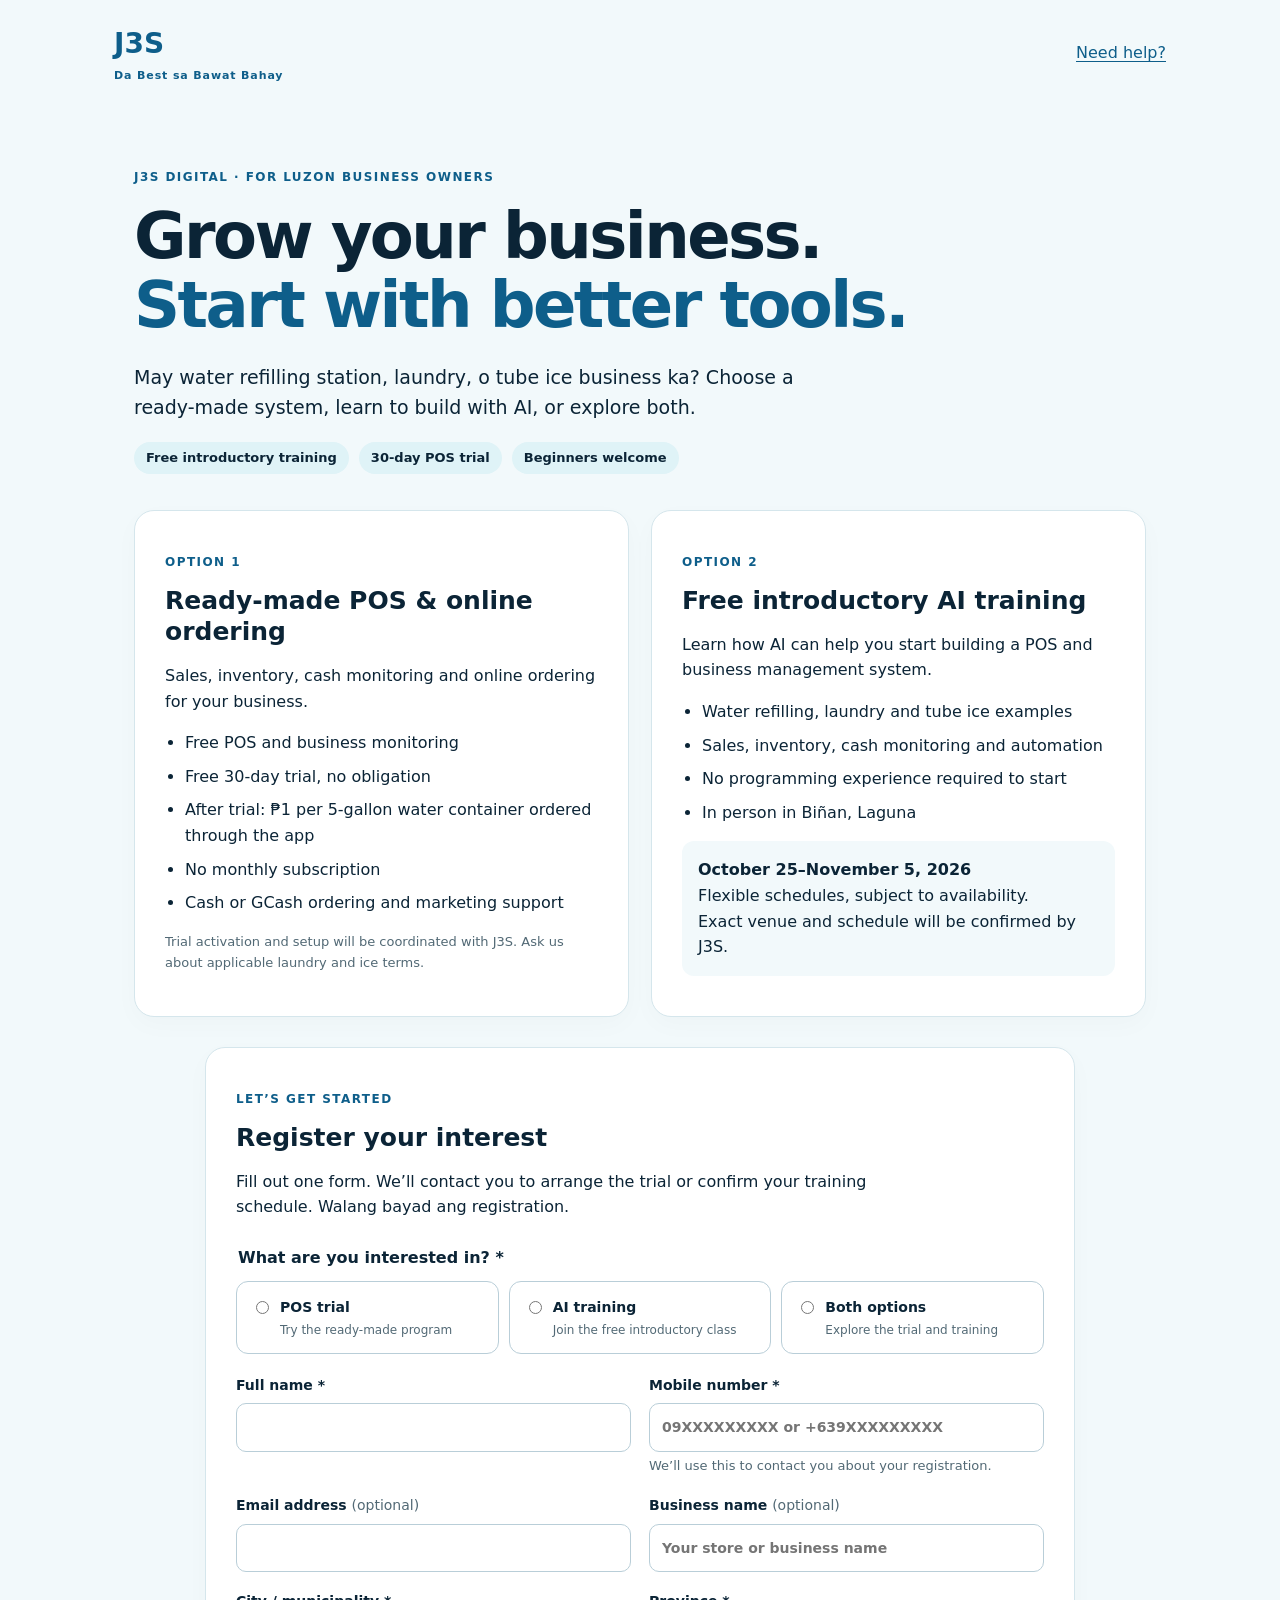
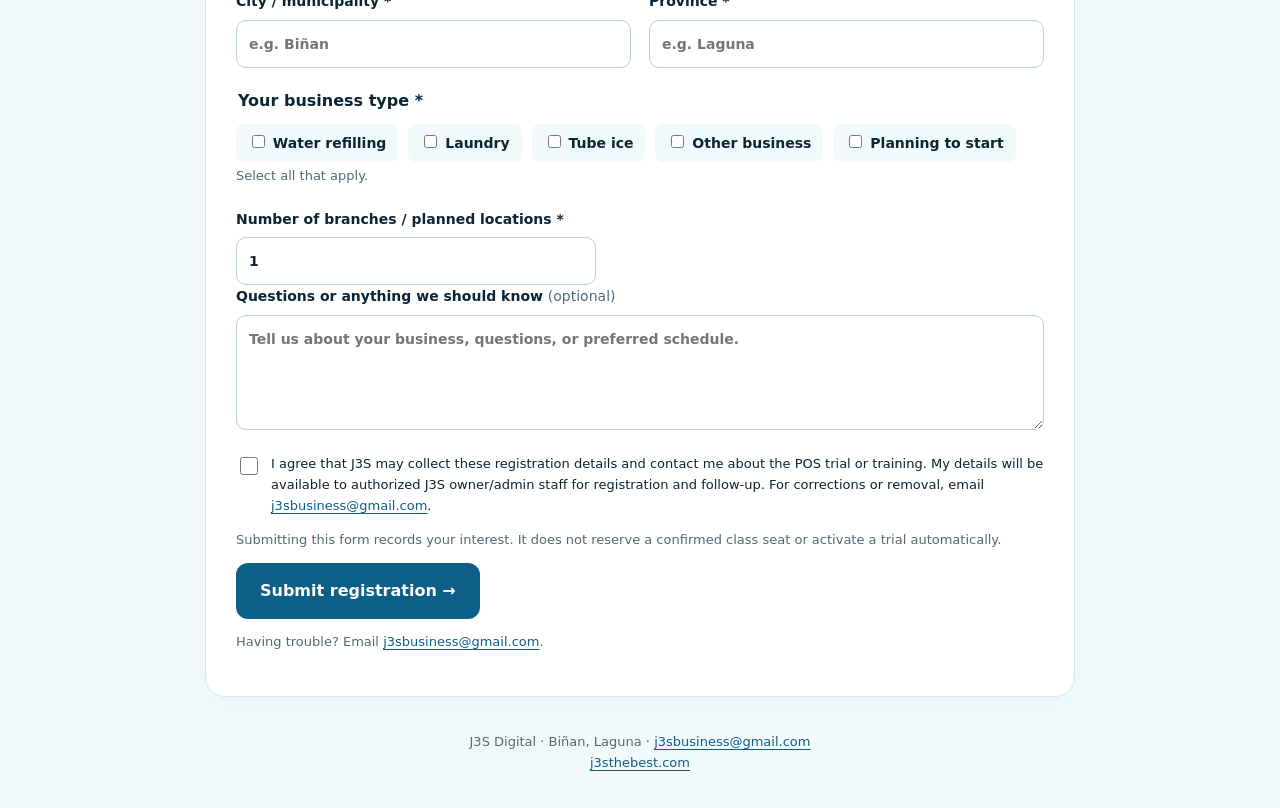
<file: register.html>
<!doctype html>
<html lang="en"><head><meta charset="utf-8"><meta name="viewport" content="width=device-width,initial-scale=1"><title>Free AI Training & POS Trial Registration | J3S</title><meta name="description" content="Register for J3S free introductory AI training in Biñan, Laguna, or express interest in a 30-day POS and online ordering trial."><meta property="og:title" content="J3S: Free AI Training & POS Trial"><meta property="og:description" content="For water refilling, laundry and tube ice business owners across Luzon. Register your interest today."><meta property="og:url" content="https://j3sthebest.com/register.html"><meta property="og:image" content="https://j3sthebest.com/og-image.png"><link rel="canonical" href="https://j3sthebest.com/register.html"><link rel="stylesheet" href="registration.css"><script src="registration.js" defer></script></head>
<body><a class="skip" href="#registration">Skip to registration</a><header><a class="brand" href="/">J3S <span>Da Best sa Bawat Bahay</span></a><a href="mailto:j3sbusiness@gmail.com">Need help?</a></header><main>
<section class="intro"><p class="eyebrow">J3S DIGITAL · FOR LUZON BUSINESS OWNERS</p><h1>Grow your business.<br><span>Start with better tools.</span></h1><p class="lead">May water refilling station, laundry, o tube ice business ka? Choose a ready-made system, learn to build with AI, or explore both.</p><div class="badges"><span>Free introductory training</span><span>30-day POS trial</span><span>Beginners welcome</span></div></section>
<section class="offer-grid" aria-label="Program options"><article class="offer"><p class="eyebrow">OPTION 1</p><h2>Ready-made POS & online ordering</h2><p>Sales, inventory, cash monitoring and online ordering for your business.</p><ul><li>Free POS and business monitoring</li><li>Free 30-day trial, no obligation</li><li>After trial: ₱1 per 5-gallon water container ordered through the app</li><li>No monthly subscription</li><li>Cash or GCash ordering and marketing support</li></ul><p class="muted">Trial activation and setup will be coordinated with J3S. Ask us about applicable laundry and ice terms.</p></article><article class="offer"><p class="eyebrow">OPTION 2</p><h2>Free introductory AI training</h2><p>Learn how AI can help you start building a POS and business management system.</p><ul><li>Water refilling, laundry and tube ice examples</li><li>Sales, inventory, cash monitoring and automation</li><li>No programming experience required to start</li><li>In person in Biñan, Laguna</li></ul><div class="schedule"><strong>October 25–November 5, 2026</strong><br>Flexible schedules, subject to availability.<br>Exact venue and schedule will be confirmed by J3S.</div></article></section>
<section class="form-card" id="registration"><div class="form-heading"><p class="eyebrow">LET’S GET STARTED</p><h2>Register your interest</h2><p>Fill out one form. We’ll contact you to arrange the trial or confirm your training schedule. Walang bayad ang registration.</p></div>
<form id="businessRegistration"><fieldset><legend>What are you interested in? <span aria-hidden="true">*</span></legend><div class="choices"><label class="choice"><input type="radio" name="option" value="trial" required><span><strong>POS trial</strong><small>Try the ready-made program</small></span></label><label class="choice"><input type="radio" name="option" value="training" required><span><strong>AI training</strong><small>Join the free introductory class</small></span></label><label class="choice"><input type="radio" name="option" value="both" required><span><strong>Both options</strong><small>Explore the trial and training</small></span></label></div></fieldset>
<div class="fields"><label>Full name *<input name="full_name" autocomplete="name" maxlength="120" required></label><label>Mobile number *<input name="phone" type="tel" autocomplete="tel" inputmode="tel" placeholder="09XXXXXXXXX or +639XXXXXXXXX" maxlength="40" required><small>We’ll use this to contact you about your registration.</small></label><label>Email address <span class="optional">(optional)</span><input name="email" type="email" autocomplete="email" maxlength="254"></label><label>Business name <span class="optional">(optional)</span><input name="business_name" autocomplete="organization" maxlength="160" placeholder="Your store or business name"></label><label>City / municipality *<input name="city" autocomplete="address-level2" maxlength="100" required placeholder="e.g. Biñan"></label><label>Province *<input name="province" autocomplete="address-level1" maxlength="100" required placeholder="e.g. Laguna"></label></div>
<fieldset><legend>Your business type *</legend><div class="types"><label><input type="checkbox" name="business_types" value="water"> Water refilling</label><label><input type="checkbox" name="business_types" value="laundry"> Laundry</label><label><input type="checkbox" name="business_types" value="ice"> Tube ice</label><label><input type="checkbox" name="business_types" value="other"> Other business</label><label><input type="checkbox" name="business_types" value="planning"> Planning to start</label></div><small>Select all that apply.</small></fieldset>
<label class="branch-count">Number of branches / planned locations *<input name="branches" type="number" inputmode="numeric" min="1" max="1000" step="1" value="1" required></label>
<fieldset id="trainingFields" hidden disabled><legend>Your training preferences</legend><p class="muted">Classes are in Biñan, Laguna. All times are Philippine time. These are preferences; J3S will confirm availability.</p><div class="fields"><label>Preferred date <span class="optional">(optional)</span><input name="preferred_date" type="date" min="2026-10-25" max="2026-11-05"></label><label>Preferred time<select name="preferred_time"><option value="flexible">Flexible / any available time</option><option value="morning">Morning</option><option value="afternoon">Afternoon</option><option value="evening">Evening</option></select></label><label>Experience using AI<select name="experience"><option value="beginner">Beginner / no experience</option><option value="some_experience">Some experience</option><option value="experienced">Experienced</option></select></label></div></fieldset>
<label>Questions or anything we should know <span class="optional">(optional)</span><textarea name="notes" rows="4" maxlength="2000" placeholder="Tell us about your business, questions, or preferred schedule."></textarea></label>
<div class="honeypot" aria-hidden="true"><label>Website<input name="website" autocomplete="off" tabindex="-1"></label></div>
<label class="consent"><input name="consent" type="checkbox" required><span>I agree that J3S may collect these registration details and contact me about the POS trial or training. My details will be available to authorized J3S owner/admin staff for registration and follow-up. For corrections or removal, email <a href="mailto:j3sbusiness@gmail.com">j3sbusiness@gmail.com</a>.</span></label>
<p class="muted">Submitting this form records your interest. It does not reserve a confirmed class seat or activate a trial automatically.</p><div id="formMessage" role="alert" tabindex="-1"></div><button type="submit" id="submitRegistration">Submit registration →</button><p class="muted">Having trouble? Email <a href="mailto:j3sbusiness@gmail.com">j3sbusiness@gmail.com</a>.</p></form>
<section id="registrationSuccess" hidden tabindex="-1" aria-live="polite"><div class="success-icon" aria-hidden="true">✓</div><h2>Salamat! Registration received.</h2><p>Your reference: <strong id="registrationReference"></strong></p><p id="registrationNext"></p><p>Save this reference. J3S will contact you using the mobile number or email you provided. Your schedule or trial start is confirmed only after we contact you.</p><a class="back" href="/">Back to J3S</a></section></section>
<footer>J3S Digital · Biñan, Laguna · <a href="mailto:j3sbusiness@gmail.com">j3sbusiness@gmail.com</a><br><a href="/">j3sthebest.com</a></footer></main></body></html>
</file>
<file: customer-care.css>
:root{scroll-padding-top:90px}
html{scroll-behavior:smooth}
.skip-link{position:fixed;top:-80px;left:12px;z-index:1000;background:#fff;color:#113c4d;padding:12px;border-radius:8px}
.skip-link:focus{top:12px}
:focus-visible{outline:3px solid #e89424;outline-offset:4px}
.care-lead{max-width:58ch;color:#45616e;margin:-8px 0 22px;line-height:1.65}
.care-search{display:flex;flex-direction:column;gap:8px;font-size:14px;font-weight:700;max-width:560px;margin:16px 0}
.care-search input,.care-search select,.care-track-controls select{width:100%;min-height:48px;border:1px solid #b7cbd4;border-radius:10px;padding:12px 14px;background:#fff;color:#153a4b;font:inherit}
.care-muted{font-size:13px;line-height:1.6;color:#526f7d;margin:10px 0}
.care-strip{background:#eaf5f8;border-block:1px solid #c8dfe7}
.care-track-grid{display:grid;grid-template-columns:1.2fr 1fr;gap:40px;align-items:center}
.care-track-grid h2{font-size:clamp(26px,3vw,38px);max-width:20ch}
.care-track-controls{display:grid;gap:12px;align-content:start;background:#fff;border:1px solid #c8dfe7;border-radius:18px;padding:24px;box-shadow:0 12px 28px #12384a0a}
.care-track-controls label{font-weight:800;font-size:14px}
.care-track-controls .btn{text-align:center;justify-content:center}
.branch{display:flex;flex-direction:column;box-shadow:0 8px 24px #153a4b08}
.branch .order-link{margin-top:auto;padding-top:20px}
.branch .order-link a{display:block;background:#0c536b;color:white!important;border-radius:10px;padding:13px 16px;text-align:center;text-decoration:none!important}
.branch .order-link a:hover{background:#073e51}
.branch[hidden]{display:none!important}
.care-receipt{margin:18px 0;padding:20px;border:1px solid #bddcd0;background:#eef9f3;border-radius:12px;line-height:1.7;overflow-wrap:anywhere}
.care-receipt h3{font-size:20px;margin:0 0 8px}
.care-receipt a{font-weight:700;text-decoration:underline}
.care-privacy{font-size:12px;line-height:1.7;color:#55717c;padding-top:16px}
.filters button{min-height:44px}
@media(max-width:700px){.care-track-grid{grid-template-columns:1fr;gap:20px}.care-track-controls{padding:20px}.care-search{max-width:none}.branch-grid{gap:16px}.care-track-grid h2{max-width:none}.nav .btn{padding:10px 14px;font-size:13px}.hero{padding-bottom:38px}}
@media(prefers-reduced-motion:reduce){html{scroll-behavior:auto}*{scroll-behavior:auto!important}}
</file>
<file: registration.css>
*{box-sizing:border-box}html{scroll-behavior:smooth}body{margin:0;background:#f2f9fb;color:#0b2436;font:16px/1.6 system-ui,-apple-system,"Segoe UI",sans-serif}a{color:#0e5e8a;text-underline-offset:3px}header{max-width:1100px;margin:auto;padding:22px 24px;display:flex;justify-content:space-between;align-items:center;gap:20px}.brand{font-size:28px;font-weight:850;text-decoration:none}.brand span{display:block;font-size:11px;letter-spacing:.08em;font-weight:600}main{max-width:1060px;margin:auto;padding:0 24px}.intro{padding:50px 0 36px;max-width:820px}.eyebrow{font-size:12px;font-weight:800;letter-spacing:.12em;color:#0e5e8a}h1{font-size:clamp(36px,6vw,64px);line-height:1.08;letter-spacing:-.04em;margin:14px 0 22px}h1 span{color:#0e5e8a}.lead{font-size:19px;max-width:680px}.badges,.types{display:flex;flex-wrap:wrap;gap:10px}.badges span{background:#dff3f7;border-radius:30px;padding:6px 12px;font-size:13px;font-weight:650}.offer-grid{display:grid;grid-template-columns:1fr 1fr;gap:22px;margin-bottom:30px}.offer,.form-card{background:white;border:1px solid #d5e6ec;border-radius:20px;padding:30px;box-shadow:0 8px 26px #0b243606}h2{font-size:25px;line-height:1.25;margin:12px 0}.offer ul{padding-left:20px}.offer li{margin:8px 0}.muted,small{color:#526975;font-size:13px}.schedule{background:#f2f9fb;padding:16px;border-radius:12px}.form-card{max-width:870px;margin:0 auto}.form-heading{margin-bottom:25px}.form-heading p{max-width:650px}.fields{display:grid;grid-template-columns:1fr 1fr;gap:18px;margin:20px 0}label{display:block;font-size:14px;font-weight:650}input:not([type=checkbox]):not([type=radio]),select,textarea{width:100%;display:block;margin-top:7px;border:1px solid #b9ced8;border-radius:10px;padding:12px;font:inherit;background:white;color:#0b2436}input:focus,select:focus,textarea:focus{outline:3px solid #7fd6e8;outline-offset:1px}label small{display:block;font-weight:400;margin-top:4px}.optional{font-weight:400;color:#526975}fieldset{margin:20px 0;padding:0;border:0;min-width:0}legend{font-weight:750;margin-bottom:10px}.choices{display:grid;grid-template-columns:repeat(3,1fr);gap:10px}.choice{border:1px solid #b9ced8;border-radius:12px;padding:14px;display:flex;align-items:flex-start;gap:8px;cursor:pointer}.choice:has(input:checked){border-color:#0e5e8a;background:#e9f6fa;box-shadow:0 0 0 1px #0e5e8a}.choice input{margin-top:5px}.choice strong,.choice small{display:block}.choice small{font-size:12px;line-height:1.4}.types label{background:#f2f9fb;border-radius:8px;padding:8px 12px}.branch-count{max-width:360px}.consent{display:flex;align-items:flex-start;gap:10px;margin-top:24px;font-size:13px;font-weight:400}.consent input{flex-shrink:0;width:18px;height:18px;margin-top:3px}button,.back{display:inline-block;border:0;border-radius:12px;padding:15px 24px;background:#0e5e8a;color:white;font:inherit;font-weight:750;cursor:pointer;text-decoration:none}button:hover,.back:hover{background:#0b4c70}button:disabled{opacity:.6;cursor:wait}#formMessage:not(:empty){padding:14px;background:#fff1ed;border:1px solid #e6b8aa;border-radius:10px;margin-bottom:15px;color:#8c2920}#registrationSuccess{padding:30px 0}.success-icon{background:#e1f6eb;color:#137746;width:60px;height:60px;border-radius:50%;display:grid;place-items:center;font-size:32px}footer{text-align:center;padding:35px 0;font-size:13px;color:#526975}.honeypot{position:absolute;left:-10000px;width:1px;height:1px;overflow:hidden}.skip{position:absolute;top:-80px;padding:10px;background:white;z-index:5}.skip:focus{top:0}[hidden]{display:none!important}@media(max-width:640px){main{padding:0 16px}header{padding:18px 16px}.intro{padding:30px 0}.offer-grid,.fields,.choices{grid-template-columns:1fr}.offer,.form-card{padding:22px}.choices{gap:8px}.choice{padding:12px}.choice small{margin:0}button{width:100%}.lead{font-size:17px}}@media(prefers-reduced-motion:reduce){html{scroll-behavior:auto}}
</file>
